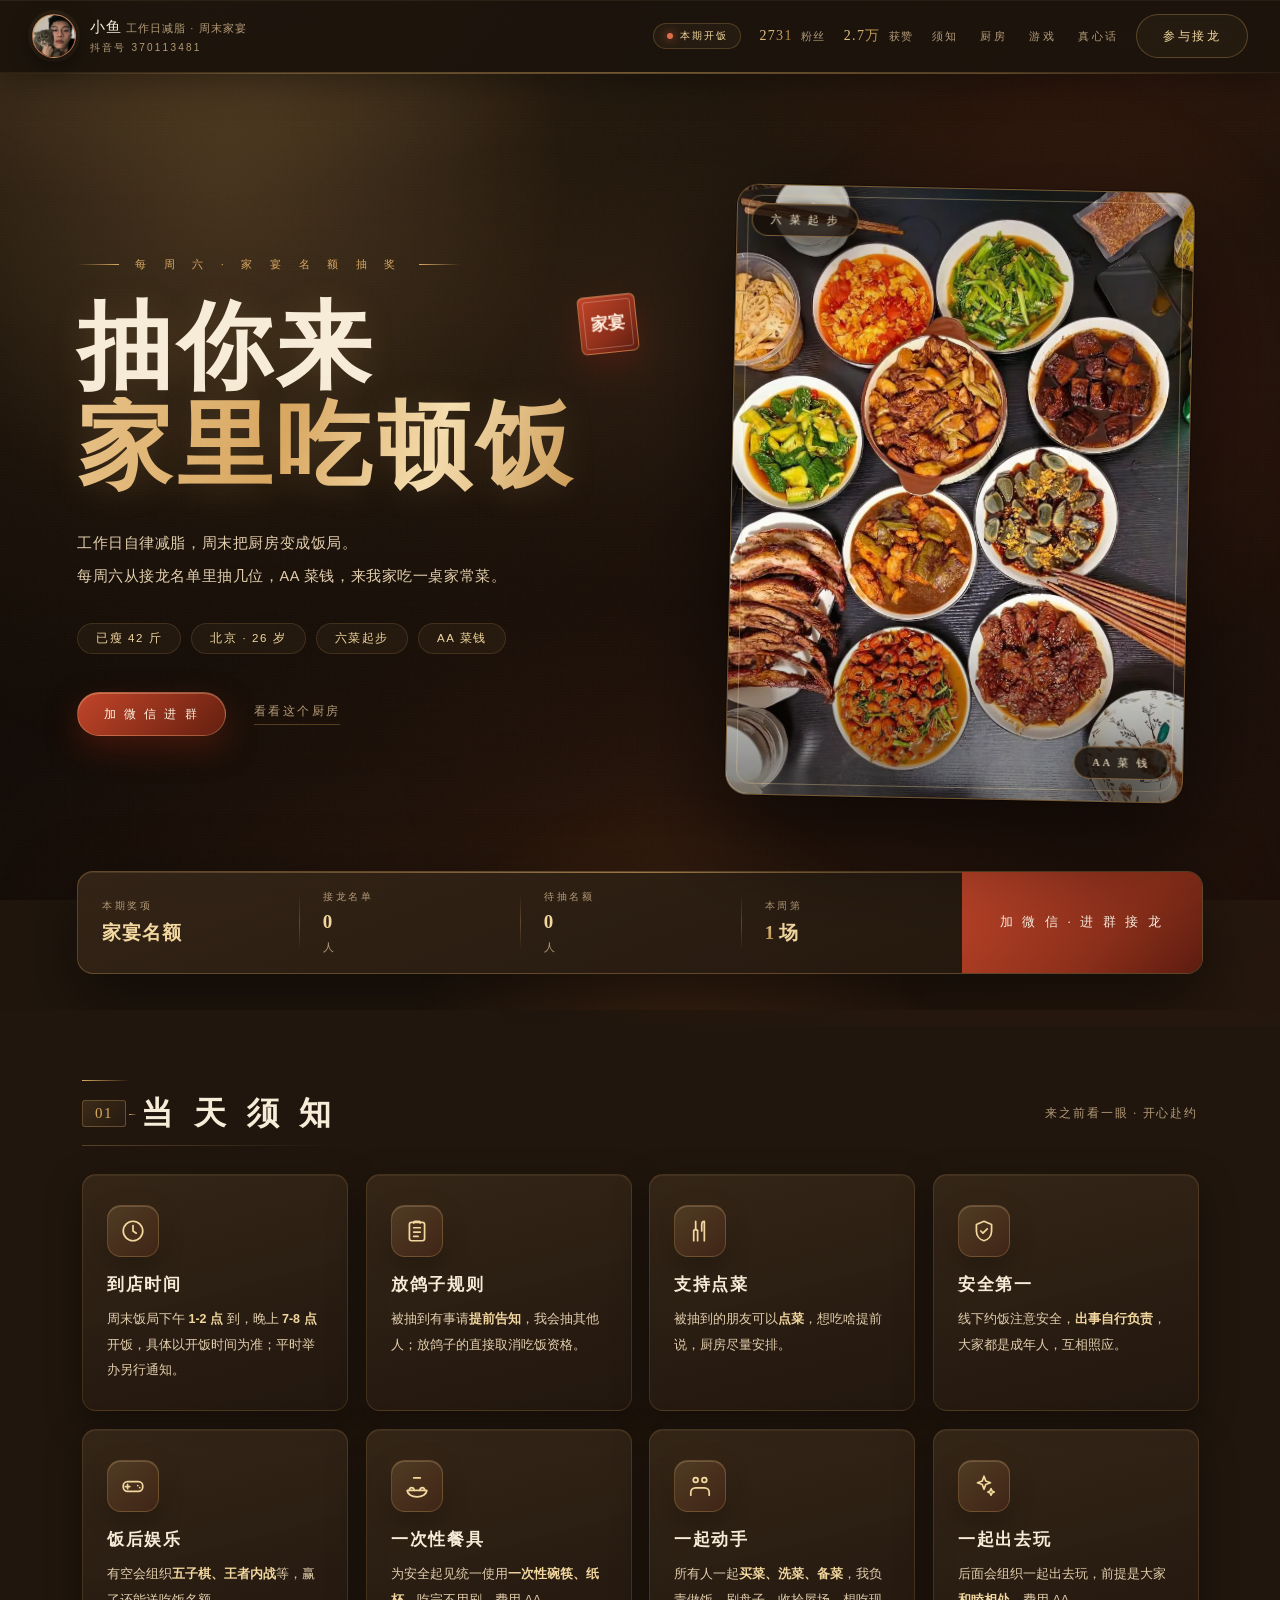
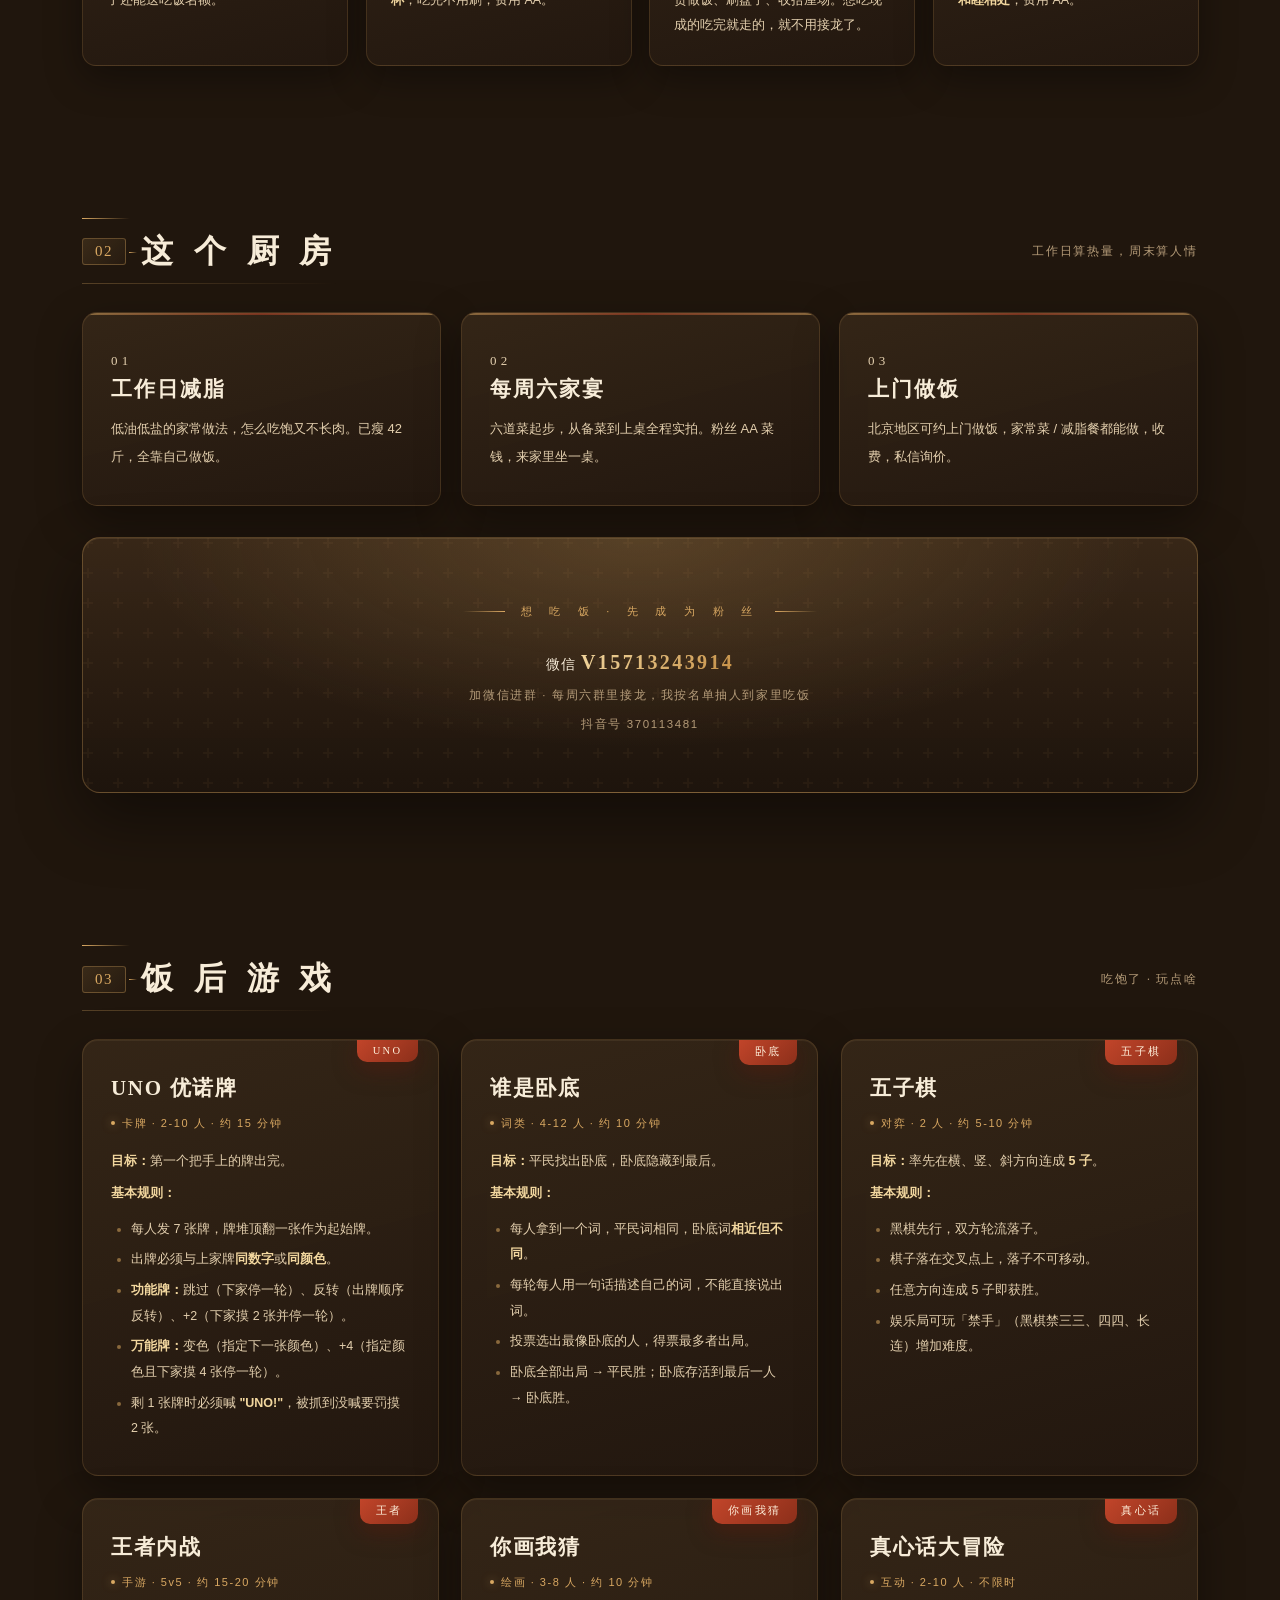
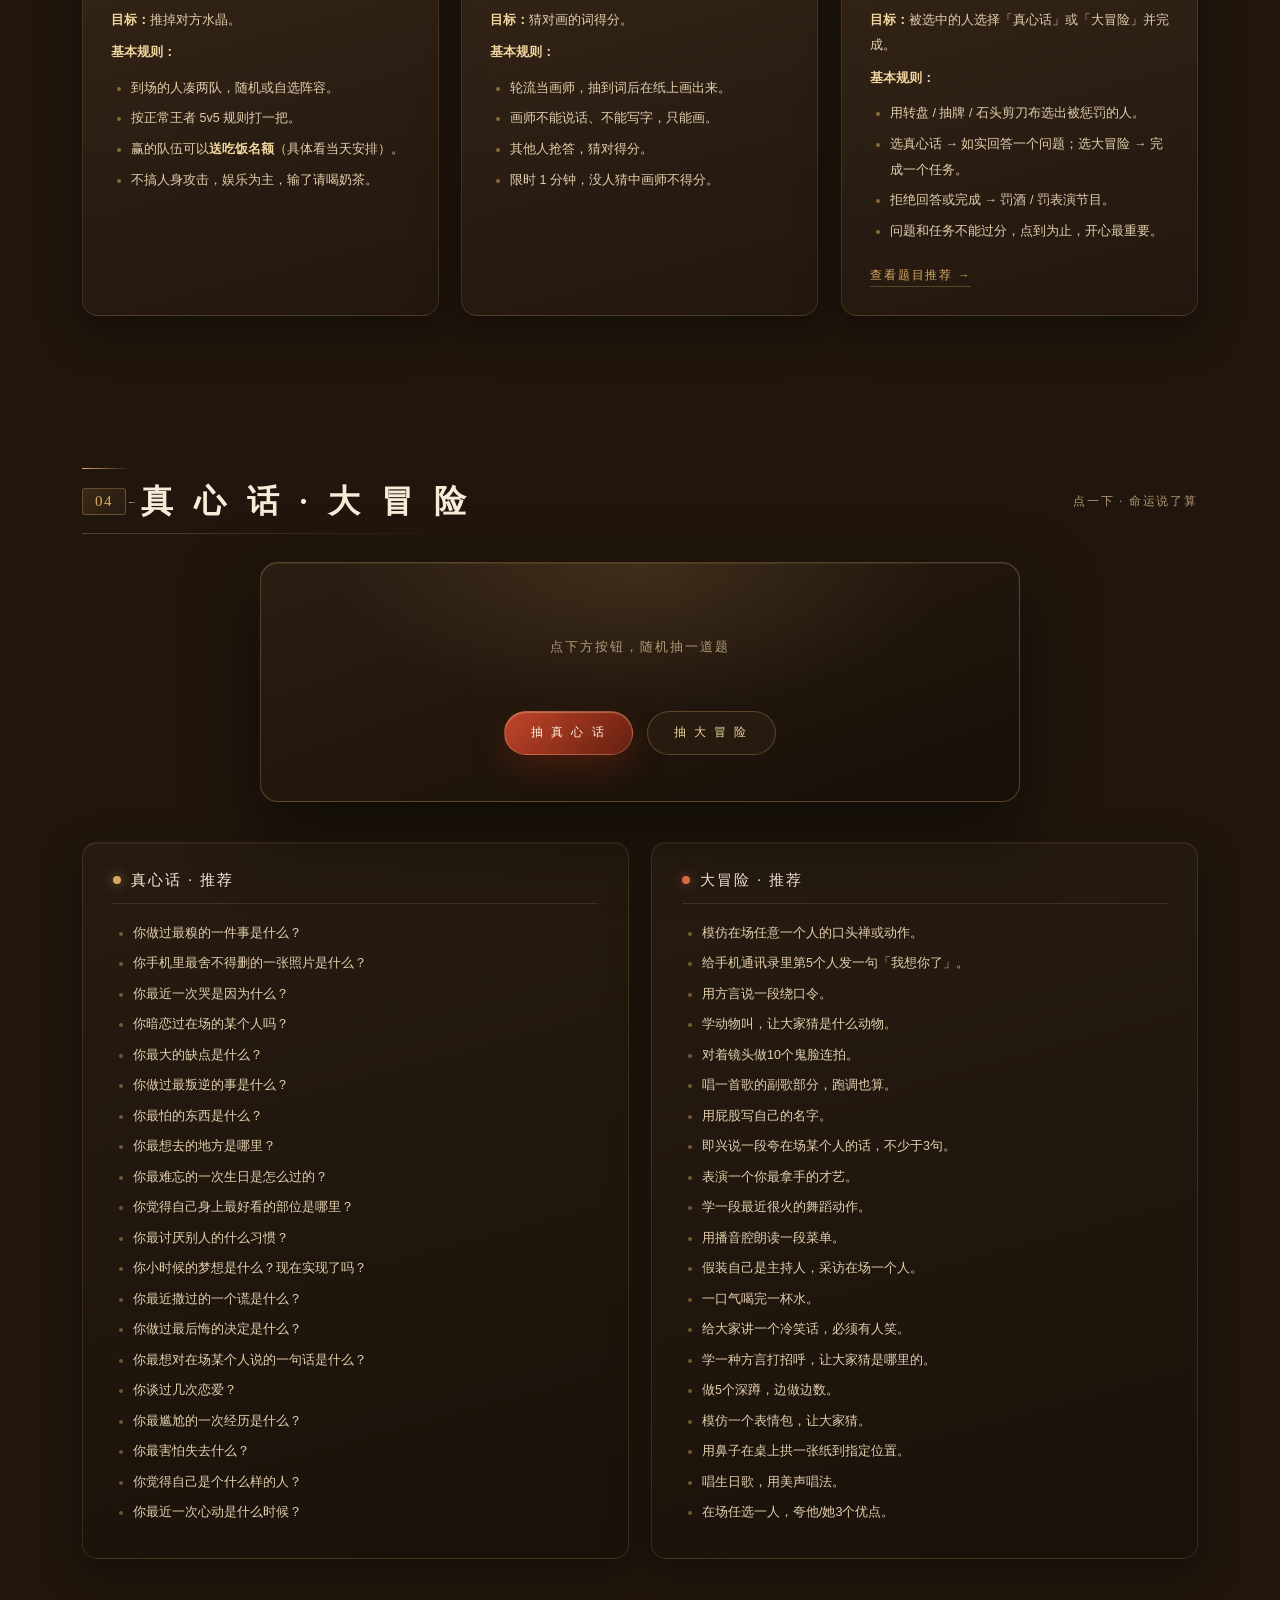
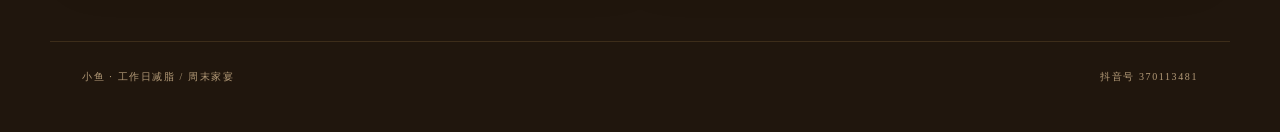
<file: index.html>
<!DOCTYPE html>
<html lang="zh-CN">
<head>
<meta charset="UTF-8" />
<meta name="viewport" content="width=device-width, initial-scale=1" />
<meta name="theme-color" content="#17100a" />
<title>小鱼 · 每周六家宴 · 抽粉丝来家里吃饭</title>
<link rel="icon" href="data:image/svg+xml,%3Csvg xmlns='http://www.w3.org/2000/svg' viewBox='0 0 64 64'%3E%3Ccircle cx='32' cy='32' r='31' fill='%2317100a'/%3E%3Ccircle cx='32' cy='32' r='26' fill='none' stroke='%23d9a862' stroke-width='1.5'/%3E%3Ctext x='32' y='43' font-size='30' text-anchor='middle' fill='%23e7c98f' font-family='serif'%3E鱼%3C/text%3E%3C/svg%3E" />
<link rel="preconnect" href="https://miaoda.feishu.cn" crossorigin />
<link href="https://miaoda.feishu.cn/fonts/css2?family=Noto+Serif+SC:wght@400;500;600;700&family=Noto+Sans+SC:wght@300;400;500;600&display=swap" rel="stylesheet" />

<!-- SEO -->
<meta name="description" content="小鱼每周六的家宴。从粉丝接龙名单里抽几位来家里吃一桌家常菜，六菜起步，AA 菜钱。" />
<meta name="keywords" content="小鱼,家宴,每周六,减脂,粉丝,AA,家常菜,接龙" />
<meta name="author" content="小鱼" />
<meta name="robots" content="index, follow" />

<link rel="canonical" href="https://huaixiaohaiyp.cn/" />
<link rel="preload" as="image" href="assets/hero.webp" type="image/webp" fetchpriority="high" />

<!-- Open Graph / 分享预览 -->
<meta property="og:type" content="website" />
<meta property="og:title" content="小鱼 · 每周六家宴" />
<meta property="og:description" content="抽你来家里吃顿饭 · 每周六，六菜起步，AA 菜钱" />
<meta property="og:url" content="https://huaixiaohaiyp.cn/" />
<meta property="og:image" content="https://huaixiaohaiyp.cn/assets/hero.jpg" />
<meta property="og:image:width" content="801" />
<meta property="og:image:height" content="1100" />
<meta property="og:image:alt" content="小鱼家宴的一桌家常菜" />
<meta property="og:locale" content="zh_CN" />

<!-- Twitter Card -->
<meta name="twitter:card" content="summary_large_image" />
<meta name="twitter:title" content="小鱼 · 每周六家宴" />
<meta name="twitter:description" content="抽你来家里吃顿饭 · 每周六" />
<meta name="twitter:image" content="https://huaixiaohaiyp.cn/assets/hero.jpg" />

<!-- PWA -->
<link rel="manifest" href="./manifest.json" />
<meta name="apple-mobile-web-app-capable" content="yes" />
<meta name="apple-mobile-web-app-status-bar-style" content="black-translucent" />

<link rel="stylesheet" href="style.css?v=72" />
</head>
<body>

<div class="grain" aria-hidden="true"></div>
<div class="particles" id="particles" aria-hidden="true"></div>
<div class="scroll-progress" id="scrollProgress" aria-hidden="true"></div>

<header class="nav">
  <div class="who">
    <div class="avatar"><img src="assets/avatar.webp" alt="小鱼" width="192" height="192" decoding="async" /></div>
    <div class="who-text">
      <div class="nick">小鱼 <span>工作日减脂 · 周末家宴</span></div>
      <div class="dyid">抖音号 370113481</div>
    </div>
  </div>
  <div class="nav-right">
    <span class="live-dot"><i></i>本期开饭</span>
    <span class="stat"><b>2731</b> 粉丝</span>
    <span class="stat"><b>2.7万</b> 获赞</span>
    <nav class="nav-links" aria-label="页面导航">
      <a href="#notice">须知</a>
      <a href="#about">厨房</a>
      <a href="#games">游戏</a>
      <a href="#truth">真心话</a>
    </nav>
    <a class="btn ghost" href="#join">参与接龙</a>
  </div>
</header>

<main>

  <!-- 首屏 -->
  <section class="hero">
    <div class="glow g1"></div>
    <div class="glow g2"></div>
    <div class="glow g3"></div>
    <div class="hero-lines"></div>

    <div class="hero-inner">
      <div class="hero-copy">
        <p class="kicker">每 周 六 · 家 宴 名 额 抽 奖</p>
        <h1 class="title" data-text="抽你来家里吃顿饭">抽你来<br /><span>家里吃顿饭</span></h1>
        <div class="title-seal">家宴</div>
        <p class="lede">
          工作日自律减脂，周末把厨房变成饭局。<br />
          每周六从接龙名单里抽几位，AA 菜钱，来我家吃一桌家常菜。
        </p>

        <div class="tags">
          <span>已瘦 42 斤</span>
          <span>北京 · 26 岁</span>
          <span>六菜起步</span>
          <span>AA 菜钱</span>
        </div>

        <div class="hero-actions">
          <a class="btn solid" href="#join">加 微 信 进 群</a>
          <a class="link" href="#about">看看这个厨房</a>
        </div>
      </div>

      <div class="hero-visual">
        <div class="hv-frame">
          <span class="hv-steam s1"></span>
          <span class="hv-steam s2"></span>
          <img src="assets/hero.webp" alt="一桌热气腾腾的家常菜" width="801" height="1100" loading="eager" decoding="async" fetchpriority="high" />
          <span class="hv-badge b1">六 菜 起 步</span>
          <span class="hv-badge b2">AA 菜 钱</span>
        </div>
      </div>
    </div>

    <!-- 首屏开饭进度带 -->
    <div class="hero-strip">
      <div class="hs-cell">
        <i>本期奖项</i>
        <b id="hxPrize">家宴名额</b>
      </div>
      <div class="hs-cell">
        <i>接龙名单</i>
        <b id="hxTotal">0</b><span>人</span>
      </div>
      <div class="hs-cell">
        <i>待抽名额</i>
        <b id="hxPool">0</b><span>人</span>
      </div>
      <div class="hs-cell hs-round">
        <i>本周第</i>
        <b><em id="hxRound">1</em> 场</b>
      </div>
      <a class="hs-btn" href="#join">加 微 信 · 进 群 接 龙</a>
    </div>
  </section>

  <!-- 当天须知 -->
  <section class="section" id="notice">
    <div class="sec-head">
      <h2><span class="sec-num">01</span>当 天 须 知</h2>
      <p>来之前看一眼 · 开心赴约</p>
    </div>

    <div class="notice-grid">
      <article class="notice-card">
        <div class="nc-icon"><svg viewBox="0 0 24 24"><circle cx="12" cy="12" r="9"/><path d="M12 7v5l3 2"/></svg></div>
        <h3>到店时间</h3>
        <p>周末饭局下午 <b>1-2 点</b> 到，晚上 <b>7-8 点</b> 开饭，具体以开饭时间为准；平时举办另行通知。</p>
      </article>

      <article class="notice-card">
        <div class="nc-icon"><svg viewBox="0 0 24 24"><rect x="5" y="4" width="14" height="17" rx="2"/><path d="M9 4.5V4a1 1 0 0 1 1-1h4a1 1 0 0 1 1 1v.5M9 9h6M9 13h6M9 17h4"/></svg></div>
        <h3>放鸽子规则</h3>
        <p>被抽到有事请<b>提前告知</b>，我会抽其他人；放鸽子的直接取消吃饭资格。</p>
      </article>

      <article class="notice-card">
        <div class="nc-icon"><svg viewBox="0 0 24 24"><path d="M8 3v6.5M8 9.5a1.8 1.8 0 0 1-1.8 1.8V21M8 9.5a1.8 1.8 0 0 0 1.8 1.8V21"/><path d="M16 3c-1.6 0-2.4 1.2-2.4 3.2V12M16 3v18"/></svg></div>
        <h3>支持点菜</h3>
        <p>被抽到的朋友可以<b>点菜</b>，想吃啥提前说，厨房尽量安排。</p>
      </article>

      <article class="notice-card">
        <div class="nc-icon"><svg viewBox="0 0 24 24"><path d="M12 3l7 3v6c0 4.5-3 8-7 9-4-1-7-4.5-7-9V6z"/><path d="M9 12l2 2 4-4"/></svg></div>
        <h3>安全第一</h3>
        <p>线下约饭注意安全，<b>出事自行负责</b>，大家都是成年人，互相照应。</p>
      </article>

      <article class="notice-card">
        <div class="nc-icon"><svg viewBox="0 0 24 24"><rect x="3" y="8" width="18" height="9" rx="4"/><path d="M7 10.5v4M5 12.5h4"/><circle cx="16.4" cy="11.6" r="0.8" fill="currentColor" stroke="none"/><circle cx="18.2" cy="13.4" r="0.8" fill="currentColor" stroke="none"/></svg></div>
        <h3>饭后娱乐</h3>
        <p>有空会组织<b>五子棋、王者内战</b>等，赢了还能送吃饭名额。</p>
      </article>

      <article class="notice-card">
        <div class="nc-icon"><svg viewBox="0 0 24 24"><path d="M3 16h18c0 3.5-4 6-9 6s-9-2.5-9-6z"/><path d="M5 16c0-1.5 1-2.5 2-2.5 1.4 0 2.2.9 2.4 2.5M19 16c0-1.5-1-2.5-2-2.5-1.4 0-2.2.9-2.4 2.5M9 4.5h6"/></svg></div>
        <h3>一次性餐具</h3>
        <p>为安全起见统一使用<b>一次性碗筷、纸杯</b>，吃完不用刷，费用 AA。</p>
      </article>

      <article class="notice-card">
        <div class="nc-icon"><svg viewBox="0 0 24 24"><circle cx="8" cy="6.5" r="2.2"/><circle cx="16" cy="6.5" r="2.2"/><path d="M3.5 20.5v-2.5a4.3 4.3 0 0 1 4.3-4.3h.4M20.5 20.5v-2.5a4.3 4.3 0 0 0-4.3-4.3h-.4M8 13.7h8"/></svg></div>
        <h3>一起动手</h3>
        <p>所有人一起<b>买菜、洗菜、备菜</b>，我负责做饭、刷盘子、收拾屋场。想吃现成的吃完就走的，就不用接龙了。</p>
      </article>

      <article class="notice-card">
        <div class="nc-icon"><svg viewBox="0 0 24 24"><path d="M12 3l1.6 4.4L18 9l-4.4 1.6L12 15l-1.6-4.4L6 9l4.4-1.6z"/><path d="M18.5 14.5l.9 2.1 2.1.9-2.1.9-.9 2.1-.9-2.1-2.1-.9 2.1-.9z"/></svg></div>
        <h3>一起出去玩</h3>
        <p>后面会组织一起出去玩，前提是大家<b>和睦相处</b>，费用 AA。</p>
      </article>
    </div>
  </section>

  <!-- 关于 / 这个厨房 -->
  <section class="section" id="about">
    <div class="sec-head">
      <h2><span class="sec-num">02</span>这 个 厨 房</h2>
      <p>工作日算热量，周末算人情</p>
    </div>

    <div class="cards">
      <article class="card">
        <p class="card-num">01</p>
        <h3>工作日减脂</h3>
        <p>低油低盐的家常做法，怎么吃饱又不长肉。已瘦 42 斤，全靠自己做饭。</p>
      </article>
      <article class="card">
        <p class="card-num">02</p>
        <h3>每周六家宴</h3>
        <p>六道菜起步，从备菜到上桌全程实拍。粉丝 AA 菜钱，来家里坐一桌。</p>
      </article>
      <article class="card">
        <p class="card-num">03</p>
        <h3>上门做饭</h3>
        <p>北京地区可约上门做饭，家常菜 / 减脂餐都能做，收费，私信询价。</p>
      </article>
    </div>

    <div class="contact" id="join">
      <div class="contact-inner">
        <p class="kicker">想 吃 饭 · 先 成 为 粉 丝</p>
        <p class="contact-line">微信 <b>V15713243914</b></p>
        <p class="contact-line muted">加微信进群 · 每周六群里接龙，我按名单抽人到家里吃饭</p>
        <p class="contact-line muted">抖音号 370113481</p>
      </div>
    </div>
  </section>

  <!-- 桌游 / 游戏推荐 -->
  <section class="section" id="games">
    <div class="sec-head">
      <h2><span class="sec-num">03</span>饭 后 游 戏</h2>
      <p>吃饱了 · 玩点啥</p>
    </div>

    <div class="game-grid">
      <article class="game-card">
        <div class="game-badge">UNO</div>
        <h3>UNO 优诺牌</h3>
        <p class="game-tag">卡牌 · 2-10 人 · 约 15 分钟</p>
        <div class="game-rules">
          <p><b>目标：</b>第一个把手上的牌出完。</p>
          <p><b>基本规则：</b></p>
          <ul>
            <li>每人发 7 张牌，牌堆顶翻一张作为起始牌。</li>
            <li>出牌必须与上家牌<b>同数字</b>或<b>同颜色</b>。</li>
            <li><b>功能牌：</b>跳过（下家停一轮）、反转（出牌顺序反转）、+2（下家摸 2 张并停一轮）。</li>
            <li><b>万能牌：</b>变色（指定下一张颜色）、+4（指定颜色且下家摸 4 张停一轮）。</li>
            <li>剩 1 张牌时必须喊 <b>"UNO!"</b>，被抓到没喊要罚摸 2 张。</li>
          </ul>
        </div>
      </article>

      <article class="game-card">
        <div class="game-badge">卧底</div>
        <h3>谁是卧底</h3>
        <p class="game-tag">词类 · 4-12 人 · 约 10 分钟</p>
        <div class="game-rules">
          <p><b>目标：</b>平民找出卧底，卧底隐藏到最后。</p>
          <p><b>基本规则：</b></p>
          <ul>
            <li>每人拿到一个词，平民词相同，卧底词<b>相近但不同</b>。</li>
            <li>每轮每人用一句话描述自己的词，不能直接说出词。</li>
            <li>投票选出最像卧底的人，得票最多者出局。</li>
            <li>卧底全部出局 → 平民胜；卧底存活到最后一人 → 卧底胜。</li>
          </ul>
        </div>
      </article>

      <article class="game-card">
        <div class="game-badge">五子棋</div>
        <h3>五子棋</h3>
        <p class="game-tag">对弈 · 2 人 · 约 5-10 分钟</p>
        <div class="game-rules">
          <p><b>目标：</b>率先在横、竖、斜方向连成 <b>5 子</b>。</p>
          <p><b>基本规则：</b></p>
          <ul>
            <li>黑棋先行，双方轮流落子。</li>
            <li>棋子落在交叉点上，落子不可移动。</li>
            <li>任意方向连成 5 子即获胜。</li>
            <li>娱乐局可玩「禁手」（黑棋禁三三、四四、长连）增加难度。</li>
          </ul>
        </div>
      </article>

      <article class="game-card">
        <div class="game-badge">王者</div>
        <h3>王者内战</h3>
        <p class="game-tag">手游 · 5v5 · 约 15-20 分钟</p>
        <div class="game-rules">
          <p><b>目标：</b>推掉对方水晶。</p>
          <p><b>基本规则：</b></p>
          <ul>
            <li>到场的人凑两队，随机或自选阵容。</li>
            <li>按正常王者 5v5 规则打一把。</li>
            <li>赢的队伍可以<b>送吃饭名额</b>（具体看当天安排）。</li>
            <li>不搞人身攻击，娱乐为主，输了请喝奶茶。</li>
          </ul>
        </div>
      </article>

      <article class="game-card">
        <div class="game-badge">你画我猜</div>
        <h3>你画我猜</h3>
        <p class="game-tag">绘画 · 3-8 人 · 约 10 分钟</p>
        <div class="game-rules">
          <p><b>目标：</b>猜对画的词得分。</p>
          <p><b>基本规则：</b></p>
          <ul>
            <li>轮流当画师，抽到词后在纸上画出来。</li>
            <li>画师不能说话、不能写字，只能画。</li>
            <li>其他人抢答，猜对得分。</li>
            <li>限时 1 分钟，没人猜中画师不得分。</li>
          </ul>
        </div>
      </article>

      <article class="game-card">
        <div class="game-badge">真心话</div>
        <h3>真心话大冒险</h3>
        <p class="game-tag">互动 · 2-10 人 · 不限时</p>
        <div class="game-rules">
          <p><b>目标：</b>被选中的人选择「真心话」或「大冒险」并完成。</p>
          <p><b>基本规则：</b></p>
          <ul>
            <li>用转盘 / 抽牌 / 石头剪刀布选出被惩罚的人。</li>
            <li>选真心话 → 如实回答一个问题；选大冒险 → 完成一个任务。</li>
            <li>拒绝回答或完成 → 罚酒 / 罚表演节目。</li>
            <li>问题和任务不能过分，点到为止，开心最重要。</li>
          </ul>
        </div>
        <a class="game-link" href="#truth">查看题目推荐 →</a>
      </article>
    </div>
  </section>

  <!-- 真心话大冒险 -->
  <section class="section" id="truth">
    <div class="sec-head">
      <h2><span class="sec-num">04</span>真 心 话 · 大 冒 险</h2>
      <p>点一下 · 命运说了算</p>
    </div>

    <div class="truth-panel">
      <div class="truth-display" id="truthDisplay" role="status" aria-live="polite" aria-atomic="true">
        <span class="truth-placeholder">点下方按钮，随机抽一道题</span>
      </div>
      <div class="truth-actions">
        <button class="btn solid" id="drawTruth" type="button">抽 真 心 话</button>
        <button class="btn ghost" id="drawDare" type="button">抽 大 冒 险</button>
      </div>
    </div>

    <div class="truth-lists">
      <div class="truth-col">
        <h3 class="tc-title"><span class="dot dot-t"></span>真心话 · 推荐</h3>
        <ul class="tc-list" id="truthList"></ul>
      </div>
      <div class="truth-col">
        <h3 class="tc-title"><span class="dot dot-d"></span>大冒险 · 推荐</h3>
        <ul class="tc-list" id="dareList"></ul>
      </div>
    </div>
  </section>

</main>

<footer class="foot">
  <span>小鱼 · 工作日减脂 / 周末家宴</span>
  <span>抖音号 370113481</span>
</footer>

<script>
  // 注册 Service Worker（HTTPS 或 localhost 才生效）
  if ('serviceWorker' in navigator) {
    window.addEventListener('load', function () {
      navigator.serviceWorker.register('./service-worker.js').catch(function () { /* 静默失败 */ });
    });
  }
</script>
<script src="app.js?v=65"></script>
</body>
</html>
</file>
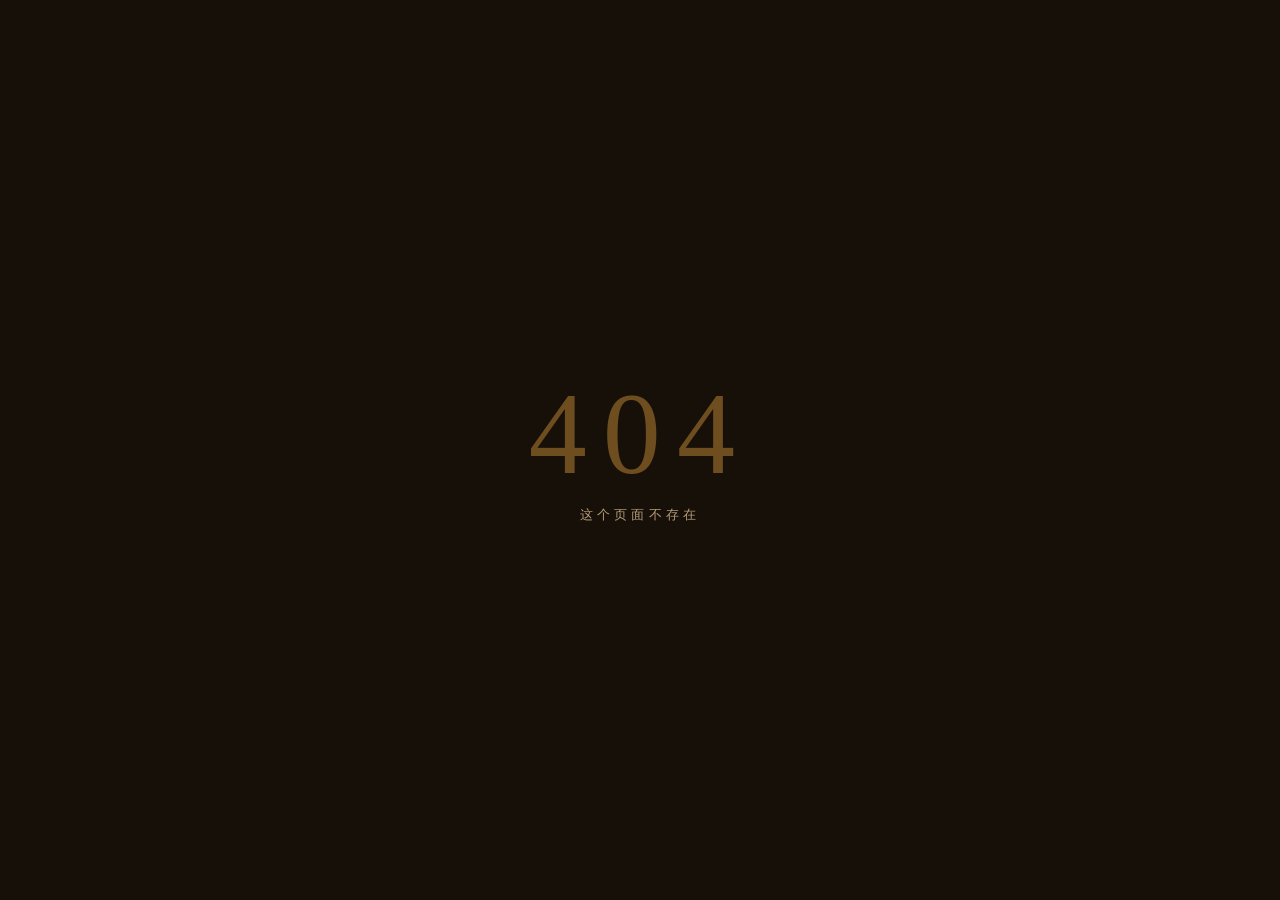
<file: host.html>
<!DOCTYPE html>
<html lang="zh-CN">
<head>
<meta charset="UTF-8" />
<meta name="viewport" content="width=device-width, initial-scale=1" />
<meta name="theme-color" content="#17100a" />
<meta name="robots" content="noindex, nofollow, noarchive" />
<title>抽奖台 · 小鱼</title>
<link rel="icon" href="data:image/svg+xml,%3Csvg xmlns='http://www.w3.org/2000/svg' viewBox='0 0 64 64'%3E%3Ccircle cx='32' cy='32' r='31' fill='%2317100a'/%3E%3Ccircle cx='32' cy='32' r='26' fill='none' stroke='%23c2452a' stroke-width='1.5'/%3E%3Ctext x='32' y='43' font-size='30' text-anchor='middle' fill='%23f2d79f' font-family='serif'%3E奖%3C/text%3E%3C/svg%3E" />
<link rel="preconnect" href="https://miaoda.feishu.cn" crossorigin />
<link href="https://miaoda.feishu.cn/fonts/css2?family=Noto+Serif+SC:wght@400;500;600;700&family=Noto+Sans+SC:wght@300;400;500;600&display=swap" rel="stylesheet" />
<link rel="stylesheet" href="style.css?v=72" />
</head>
<body class="host-page">

<div class="grain"></div>
<canvas id="confetti"></canvas>

<header class="host-top">
  <div class="ht-left">
    <span class="ht-mark">抽 奖 台</span>
    <span class="ht-round">第 <b id="hostRound">1</b> 轮</span>
  </div>
  <div class="ht-right">
    <span class="ht-prize"><i>本期</i><b id="hostPrize">家宴名额</b></span>
    <span class="ht-pool"><i>待抽 / 总</i><b id="hostPool">0 / 0</b></span>
    <a class="btn ghost small" href="./">返回首页</a>
  </div>
</header>

<main class="host-main">

  <div class="panel">
    <div class="panel-left">
      <div class="lbl-row">
        <label class="lbl">参与名单</label>
        <span class="admin-flag" id="adminFlag">主播管理态</span>
        <div class="stats" id="stats">
          <span class="stat-item"><b id="stTotal">0</b><i>已导入</i></span>
          <span class="stat-item"><b id="stPool">0</b><i>待抽</i></span>
          <span class="stat-item drawn-stat"><b id="stDrawn">0</b><i>已中奖</i></span>
          <span class="stat-item rigged-stat"><b id="stRigged">0</b><i>内定</i></span>
        </div>
      </div>
      <textarea id="namesInput" spellcheck="false" placeholder="每行一个名字，或直接粘贴微信接龙文本&#10;&#10;1. 独孤求败 于国辉&#10;2. 六条&#10;3. 小千主义"></textarea>
      <div class="row">
        <button class="btn solid small" id="applyNames">应用名单</button>
        <button class="btn ghost small" id="demoNames">填入示例</button>
        <button class="btn ghost small" id="clearNames">清空</button>
        <button class="btn ghost small" id="resetDrawn">重置已中奖</button>
        <button class="btn ghost small" id="clearRigged">清空内定</button>
      </div>
      <div class="chips" id="chips"></div>
      <p class="rigged-hint" id="riggedHint" hidden>本轮将有 <b>0</b> 位内定必中 · 点击名单可取消</p>
      <p class="chips-tip">点击名单上的人，标记「内定」本轮必中 · 观众与截图不显示</p>
    </div>

    <div class="panel-right">
      <div class="round-tag"><span>第</span><b id="roundNo">1</b><span>轮</span></div>

      <label class="lbl">奖品名称</label>
      <input class="field" id="prizeInput" type="text" maxlength="16" value="家宴名额" />

      <label class="lbl">本轮抽几人</label>
      <input class="field" id="countInput" type="number" min="1" max="20" value="3" />

      <div class="draw-wrap">
        <button class="draw-btn" id="drawBtn"><span>抽&nbsp;&nbsp;奖</span></button>
      </div>

      <button class="sound-toggle" id="soundToggle" type="button"><svg viewBox="0 0 24 24"><path d="M4 9v6h4l5 4V5L8 9H4z"/><path class="wv" d="M16 8.5a5 5 0 0 1 0 7M18.6 6a8.5 8.5 0 0 1 0 12"/></svg><span class="st-txt">音效 开</span></button>
      <p class="hint">点击抽奖 · 空格开始 / 跳过 · 抽完自动弹中奖大屏</p>
    </div>
  </div>

  <div class="records-wrap">
    <div class="lbl-row">
      <label class="lbl">往期开奖</label>
      <span class="count" id="recordCount">0 轮</span>
    </div>
    <div class="records" id="records"></div>
  </div>

</main>

<div class="stage" id="stage" hidden>
  <div class="stage-rays"></div>
  <div class="stage-halo"></div>
  <div class="stage-glow"></div>
  <div class="stage-ring"></div>
  <div class="stage-ring r2"></div>
  <div class="stage-inner">
    <p class="stage-eyebrow" id="stageEyebrow">正在抽取 · 家宴名额</p>
    <div class="stage-name" id="stageName">—</div>
    <p class="stage-sub" id="stageSub">本轮抽取 3 位 · 空格可跳过</p>
  </div>
  <button class="stage-skip" id="stageSkip">跳过动画</button>
</div>

<div class="bigscreen" id="bigscreen" hidden>
  <div class="bs-underlay" aria-hidden="true"></div>
  <div class="bs-rays"></div>
  <div class="bs-glow"></div>
  <div class="bs-vignette"></div>
  <div class="bs-dim" id="bsDim" aria-hidden="true"></div>
  <canvas class="fx-layers" id="fxLayers" aria-hidden="true"></canvas>
  <video class="bs-dragon-video" id="bsDragonVideo" src="assets/dragon_move.mp4?v=2" muted playsinline disablepictureinpicture preload="auto" aria-hidden="true"></video>
  <div class="bs-stardust" id="bsStardust" aria-hidden="true"></div>
  <div class="bs-frame">
    <span class="bs-corner c1"></span><span class="bs-corner c2"></span>
    <span class="bs-corner c3"></span><span class="bs-corner c4"></span>
    <span class="bs-star s1" aria-hidden="true"></span>
    <span class="bs-star s2" aria-hidden="true"></span>
    <span class="bs-star s3" aria-hidden="true"></span>
    <span class="bs-star s4" aria-hidden="true"></span>

    <div class="bs-head">
      <span class="bs-eyebrow">第 <b id="bsRound">1</b> 轮 · 开 奖 结 果</span>
      <span class="bs-date" id="bsDate">2026.11.03</span>
    </div>

    <div class="bs-body">
      <p class="bs-prize" id="bsPrize">家宴名额</p>
      <p class="bs-label" id="bsLabel">恭 喜 中 奖 · 3 位</p>
      <div class="bs-winners" id="bsWinners"></div>
    </div>

    <div class="bs-foot">
      <span class="bs-brand">小鱼 · 工作日减脂 / 周末家宴</span>
      <span class="bs-dyid">抖音号 370113481</span>
    </div>
  </div>

  <div class="bs-ctrl" id="bsCtrl">
    <button class="bs-btn" id="bsCopy">复制名单</button>
    <button class="bs-btn" id="bsAgain">再抽一次</button>
    <button class="bs-btn" id="bsClose">关闭</button>
  </div>
  <p class="bs-tip" id="bsTip">按 Esc 退出大屏</p>
</div>

<div class="toast" id="toast"></div>

<script src="host.js?v=72"></script>
</body>
</html>
</file>
<file: style.css>
/* =========================================================
   小鱼 · 家宴抽奖系统 · v4
   视觉：暗夜灶火 / 鎏金 / 直播演出级
   基底：深墨褐 + 暖金光晕 + 极细金线
   ========================================================= */

:root{
  /* 背景层级 —— 从深到浅 */
  --bg-0:#171009;
  --bg-1:#20160d;
  --bg-2:#2a1d12;
  --bg-3:#362617;
  --bg-4:#43301e;

  /* 鎏金 */
  --gold:#d9a862;
  --gold-light:#f2d79f;
  --gold-pale:#fbeed0;
  --gold-deep:#a8762e;
  --gold-dark:#7d5620;

  /* 灶火红 */
  --ember:#c2452a;
  --ember-light:#e0704b;
  --ember-deep:#8c2f1a;
  --ember-dark:#5c1c10;

  /* 文字 */
  --cream:#f7ecd8;
  --cream-soft:#e3cfae;
  --muted:#b49b78;
  --muted-soft:#8f7a5c;

  /* 线 */
  --line:rgba(217,168,98,.16);
  --line-2:rgba(217,168,98,.30);
  --line-3:rgba(217,168,98,.42);
  --line-ember:rgba(194,69,42,.28);

  /* 字体 */
  --serif:"Noto Serif SC","Songti SC","STSong","Source Han Serif SC","SimSun",Georgia,serif;
  --sans:"Noto Sans SC",-apple-system,BlinkMacSystemFont,"Segoe UI","PingFang SC","Hiragino Sans GB","Microsoft YaHei",sans-serif;

  /* 阴影 */
  --shadow-sm:0 4px 18px rgba(0,0,0,.34);
  --shadow-md:0 18px 48px rgba(0,0,0,.44);
  --shadow-lg:0 36px 90px rgba(0,0,0,.56);
  --glow-gold:0 0 48px rgba(217,168,98,.18);
  --glow-ember:0 0 40px rgba(194,69,42,.24);
}

*{box-sizing:border-box;-webkit-tap-highlight-color:transparent}
html{scroll-behavior:smooth}
body{
  margin:0;background:var(--bg-1);color:var(--cream);
  font-family:var(--sans);-webkit-font-smoothing:antialiased;
  overflow-x:hidden;min-height:100vh;
}
::selection{background:rgba(217,168,98,.32);color:#fff8e8}
::-webkit-scrollbar{width:10px;height:10px}
::-webkit-scrollbar-track{background:transparent}
::-webkit-scrollbar-thumb{
  background:linear-gradient(180deg,var(--gold-dark),var(--ember-dark));
  border-radius:6px;border:3px solid var(--bg-1);
}

/* ---------- 背景：灶火光晕 ---------- */
body::before{
  content:"";position:fixed;inset:0;z-index:-2;pointer-events:none;
  background:
    radial-gradient(ellipse 70% 46% at 12% -6%,rgba(217,168,98,.14),transparent 62%),
    radial-gradient(ellipse 58% 40% at 88% 4%,rgba(194,69,42,.11),transparent 58%),
    radial-gradient(ellipse 92% 58% at 50% 104%,rgba(190,104,52,.15),transparent 64%),
    radial-gradient(ellipse 40% 30% at 50% 38%,rgba(217,168,98,.05),transparent 70%),
    linear-gradient(180deg,#1d140b 0%,#170f09 46%,#120b07 100%);
}

/* ---------- 环境光缓慢漂移（让暗底不闷） ---------- */
body::after{
  content:"";position:fixed;inset:-14%;z-index:-2;pointer-events:none;
  background:
    radial-gradient(circle at 28% 20%,rgba(217,168,98,.09),transparent 46%),
    radial-gradient(circle at 76% 66%,rgba(194,69,42,.07),transparent 48%);
  animation:ambientDrift 34s ease-in-out infinite;
  will-change:transform;
}
@keyframes ambientDrift{
  0%,100%{transform:translate3d(-2%,-1%,0) scale(1.02)}
  33%{transform:translate3d(3%,2%,0) scale(1.06)}
  66%{transform:translate3d(-3%,3%,0) scale(1.03)}
}

/* ---------- 噪点纸纹 ---------- */
.grain{
  position:fixed;inset:0;z-index:-1;pointer-events:none;opacity:.38;
  background-image:
    repeating-linear-gradient(0deg,rgba(240,212,154,.016) 0 1px,transparent 1px 3px),
    repeating-linear-gradient(90deg,rgba(240,212,154,.012) 0 1px,transparent 1px 3px);
}
.grain::after{
  content:"";position:absolute;inset:0;
  background-image:url("data:image/svg+xml,%3Csvg viewBox='0 0 256 256' xmlns='http://www.w3.org/2000/svg'%3E%3Cfilter id='n'%3E%3CfeTurbulence type='fractalNoise' baseFrequency='0.82' numOctaves='3' stitchTiles='stitch'/%3E%3C/filter%3E%3Crect width='100%25' height='100%25' filter='url(%23n)' opacity='0.55'/%3E%3C/svg%3E");
  opacity:.05;mix-blend-mode:screen;
}

/* ---------- 彩纸 Canvas ---------- */
#confetti{position:fixed;inset:0;z-index:220;pointer-events:none}

/* ================= 顶栏 ================= */
.nav{
  position:sticky;top:0;z-index:40;
  display:flex;align-items:center;justify-content:space-between;gap:16px;
  padding:14px 32px;
  background:rgba(28,20,13,.92);
  border-bottom:1px solid rgba(217,168,98,.08);
  box-shadow:0 1px 0 rgba(240,212,154,.06) inset,0 10px 34px rgba(0,0,0,.34);
}
.nav::after{
  content:"";position:absolute;left:0;right:0;bottom:-1px;height:1px;
  background:linear-gradient(90deg,transparent,rgba(217,168,98,.42),transparent);
}
.who{display:flex;align-items:center;gap:14px;min-width:0}
.avatar{
  width:44px;height:44px;border-radius:50%;flex:none;
  display:grid;place-items:center;overflow:hidden;
  user-select:none;-webkit-user-select:none;
  background:radial-gradient(circle at 32% 28%,#d9a862,#8c2f1a 58%,#431208);
  border:1px solid rgba(240,212,154,.42);
  box-shadow:0 8px 22px rgba(0,0,0,.5),0 0 0 4px rgba(217,168,98,.07),inset 0 1px 0 rgba(255,255,255,.28);
  animation:avatarBreath 4.2s ease-in-out infinite;
}
.avatar img{
  width:100%;height:100%;border-radius:50%;object-fit:cover;display:block;
  pointer-events:none;-webkit-user-drag:none;user-select:none;-webkit-user-select:none;
}
@keyframes avatarBreath{
  0%,100%{box-shadow:0 8px 22px rgba(0,0,0,.5),0 0 0 4px rgba(217,168,98,.07),inset 0 1px 0 rgba(255,255,255,.28)}
  50%{box-shadow:0 10px 30px rgba(0,0,0,.56),0 0 0 6px rgba(217,168,98,.14),0 0 26px rgba(217,168,98,.24),inset 0 1px 0 rgba(255,255,255,.34)}
}
.who-text{min-width:0}
.nick{
  font-family:var(--serif);font-size:15px;letter-spacing:.04em;color:var(--cream);
  white-space:nowrap;overflow:hidden;text-overflow:ellipsis;
}
.nick span{font-size:11px;letter-spacing:.1em;color:var(--muted);font-family:var(--sans)}
.dyid{font-size:10px;letter-spacing:.22em;color:var(--muted);margin-top:4px}
.nav-right{display:flex;align-items:center;gap:18px;flex:none}

/* 直播态提示 */
.live-dot{
  display:inline-flex;align-items:center;gap:7px;
  padding:5px 13px;border-radius:999px;
  font-size:10px;letter-spacing:.18em;color:var(--gold-light);
  border:1px solid rgba(217,168,98,.24);background:rgba(217,168,98,.06);
}
.live-dot i{
  width:6px;height:6px;border-radius:50%;flex:none;
  background:var(--ember-light);
  box-shadow:0 0 10px rgba(224,112,75,.9);
  animation:livePulse 1.8s ease-in-out infinite;
}
@keyframes livePulse{0%,100%{opacity:.45;transform:scale(.85)}50%{opacity:1;transform:scale(1.15)}}

.nav-links{display:flex;align-items:center;gap:22px}
.nav-links a{
  font-size:11px;letter-spacing:.22em;color:var(--muted);
  text-decoration:none;transition:color .25s;
  position:relative;padding:4px 0;
}
.nav-links a::after{
  content:"";position:absolute;left:50%;bottom:0;width:0;height:1px;
  background:linear-gradient(90deg,var(--gold),var(--ember-light));
  transition:width .3s,left .3s;
}
.nav-links a:hover{color:var(--gold-light)}
.nav-links a:hover::after{width:100%;left:0}
.stat{font-size:11px;letter-spacing:.12em;color:var(--muted)}
.stat b{
  font-family:var(--serif);font-size:14px;font-weight:500;margin-right:4px;
  background:linear-gradient(135deg,var(--gold-light),var(--gold-deep));
  -webkit-background-clip:text;background-clip:text;-webkit-text-fill-color:transparent;
}

/* ================= 按钮 ================= */
.btn{
  display:inline-flex;align-items:center;justify-content:center;
  min-height:44px;line-height:1.4;text-decoration:none;
  font-family:var(--sans);cursor:pointer;
  border-radius:999px;border:1px solid transparent;
  padding:11px 26px;font-size:12px;letter-spacing:.2em;
  transition:transform .25s cubic-bezier(.3,1.4,.5,1),box-shadow .25s,background .25s,color .25s,border-color .25s;
  position:relative;overflow:hidden;
}
:where(a,button):focus-visible{
  outline:2px solid var(--gold-light);outline-offset:4px;
}
.btn::before{
  content:"";position:absolute;top:0;left:-100%;width:100%;height:100%;
  background:linear-gradient(90deg,transparent,rgba(255,240,214,.22),transparent);
  transition:left .55s cubic-bezier(.2,.8,.2,1);
}
.btn:hover::before{left:100%}
.btn.solid{
  color:#fff5e2;
  background:linear-gradient(135deg,#c2452a,#8c2f1a 58%,#641f10);
  border-color:rgba(240,212,154,.28);
  box-shadow:0 12px 30px rgba(110,32,14,.5),inset 0 1px 0 rgba(255,220,186,.3);
}
.btn.solid:hover{
  box-shadow:0 18px 42px rgba(110,32,14,.6),0 0 28px rgba(217,168,98,.2),inset 0 1px 0 rgba(255,220,186,.4);
  transform:translateY(-1px);
}
.btn.ghost{
  color:var(--gold-light);background:rgba(217,168,98,.05);
  border-color:var(--line-2);backdrop-filter:blur(8px);
}
.btn.ghost:hover{background:rgba(217,168,98,.11);border-color:var(--gold);color:var(--gold-pale)}
.btn.small{padding:9px 18px;font-size:11px;letter-spacing:.14em}
.btn:active{transform:translateY(1px) scale(.99)}
.btn:disabled{opacity:.4;cursor:default;pointer-events:none}

/* ================= 首屏 ================= */
main{position:relative;z-index:1}
.hero{
  position:relative;overflow:hidden;width:100%;
  padding:clamp(76px,9vw,132px) clamp(24px,6vw,80px) clamp(20px,3vw,36px);
  perspective:1400px;
}
.hero-inner{
  max-width:1180px;margin:0 auto;
  display:grid;grid-template-columns:1.08fr .92fr;
  gap:clamp(32px,5.5vw,80px);align-items:center;
  position:relative;z-index:1;
}

/* 光晕 */
.glow{position:absolute;border-radius:50%;pointer-events:none;z-index:0;animation:float 10s ease-in-out infinite;will-change:transform}
.g1{width:680px;height:680px;left:-9%;top:-24%;background:radial-gradient(circle,rgba(217,168,98,.17),rgba(217,168,98,.07) 46%,transparent 72%)}
.g2{width:620px;height:620px;right:-6%;top:0;background:radial-gradient(circle,rgba(194,69,42,.14),rgba(194,69,42,.06) 46%,transparent 72%);animation-delay:-3.4s}
.g3{width:520px;height:520px;left:32%;bottom:-32%;background:radial-gradient(circle,rgba(190,104,52,.16),rgba(190,104,52,.07) 46%,transparent 72%);animation-delay:-6s}
@keyframes float{0%,100%{transform:translateY(0) scale(1)}50%{transform:translateY(-26px) scale(1.07)}}

/* 顶部鎏金细线 */
.hero::before{
  content:"";position:absolute;top:0;left:0;right:0;height:1px;pointer-events:none;
  background:linear-gradient(90deg,transparent,rgba(217,168,98,.5) 22%,rgba(217,168,98,.5) 78%,transparent);
}

/* 背景暗纹：极淡的回纹格 */
.hero-lines{
  position:absolute;inset:0;z-index:0;pointer-events:none;opacity:.5;
  background-image:url("data:image/svg+xml,%3Csvg width='120' height='120' viewBox='0 0 120 120' xmlns='http://www.w3.org/2000/svg'%3E%3Cg fill='none' stroke='%23d9a862' stroke-opacity='0.05' stroke-width='0.6'%3E%3Cpath d='M20 20h18v18H20zM62 20h18v18H62zM20 62h18v18H20zM62 62h18v18H62z'/%3E%3C/g%3E%3C/svg%3E");
  background-size:120px 120px;
  mask-image:radial-gradient(ellipse 70% 60% at 50% 40%,#000 20%,transparent 78%);
  -webkit-mask-image:radial-gradient(ellipse 70% 60% at 50% 40%,#000 20%,transparent 78%);
}

/* 左侧文案 */
.hero-copy{text-align:left;position:relative}
.kicker{
  margin:0 0 26px;font-size:11px;letter-spacing:.66em;color:var(--gold);
  text-transform:uppercase;font-weight:500;
  display:inline-flex;align-items:center;gap:16px;
}
.kicker::before,.kicker::after{
  content:"";width:42px;height:1px;
  background:linear-gradient(90deg,transparent,var(--gold));
}
.kicker::after{background:linear-gradient(90deg,var(--gold),transparent)}

.title{
  margin:0;font-family:var(--serif);font-weight:600;
  font-size:clamp(50px,7.4vw,104px);line-height:1.04;letter-spacing:.05em;
  color:var(--cream);position:relative;display:inline-block;
  text-shadow:0 3px 34px rgba(217,168,98,.16);
}
.title span{
  display:inline-block;
  background:linear-gradient(108deg,#fbeed0,#e7c186 18%,#d9a862 38%,#f7e2b6 54%,#c58f45 72%,#f0d49a 92%);
  background-size:190% auto;background-position:34% 50%;
  -webkit-background-clip:text;background-clip:text;-webkit-text-fill-color:transparent;
}

/* 印章 */
.title-seal{
  position:absolute;top:44px;left:calc(100% - 68px);
  display:flex;align-items:center;justify-content:center;
  width:58px;height:58px;border-radius:6px;
  font-family:var(--serif);font-size:17px;font-weight:600;
  color:#ffeede;letter-spacing:.02em;line-height:1.1;text-align:center;
  background:linear-gradient(140deg,#c2452a,#8c2f1a 62%,#5c1c10);
  box-shadow:0 12px 30px rgba(92,28,16,.6),inset 0 1px 0 rgba(255,220,190,.24);
  border:1.5px solid rgba(217,168,98,.5);
  transform:rotate(-6deg);
  animation:sealFloat 5.4s ease-in-out infinite;
  z-index:2;
}
.title-seal::before{
  content:"";position:absolute;inset:4px;border-radius:3px;
  border:1px solid rgba(255,238,222,.26);
}
@keyframes sealFloat{0%,100%{transform:rotate(-6deg) translateY(0)}50%{transform:rotate(-6deg) translateY(-7px)}}

.lede{
  margin:32px 0 0;max-width:520px;
  font-size:14.5px;line-height:2.3;color:var(--cream-soft);letter-spacing:.04em;
}
.tags{margin:30px 0 0;display:flex;flex-wrap:wrap;justify-content:flex-start;gap:10px}
.tags span{
  font-size:11.5px;letter-spacing:.14em;color:var(--gold-light);
  padding:7px 18px;border-radius:999px;
  background:rgba(217,168,98,.06);border:1px solid var(--line);
  transition:transform .3s cubic-bezier(.3,1.6,.5,1),box-shadow .3s,border-color .3s,background .3s;
}
.tags span:hover{
  background:rgba(217,168,98,.12);border-color:var(--line-3);
  transform:translateY(-3px);box-shadow:0 10px 26px rgba(0,0,0,.4),0 0 20px rgba(217,168,98,.12);
}
.hero-actions{
  margin-top:38px;display:flex;align-items:center;justify-content:flex-start;gap:28px;flex-wrap:wrap;
}
.link{
  font-size:12px;letter-spacing:.2em;color:var(--muted);text-decoration:none;
  border-bottom:1px solid var(--line-2);padding-bottom:4px;transition:color .25s,border-color .25s;
}
.link:hover{color:var(--gold-light);border-color:var(--gold)}

/* 视差元素 */
.hero .title,.hero .kicker,.hero .lede,.hero .tags,.hero .hero-actions,.hero .hv-frame{
  will-change:transform;transition:transform .35s cubic-bezier(.2,.8,.2,1);
}

/* 右侧插画 */
.hero-visual{position:relative;display:flex;justify-content:center;align-items:center}
.hv-frame{
  position:relative;width:min(100%,458px);aspect-ratio:3/4;
  border-radius:22px;overflow:hidden;
  border:1px solid rgba(217,168,98,.42);
  box-shadow:
    0 46px 100px rgba(0,0,0,.62),
    0 0 0 1px rgba(0,0,0,.4),
    inset 0 0 0 10px rgba(240,212,154,.04);
  transform:rotate(1.2deg);
  background:var(--bg-3);
}
.hv-frame::before{
  content:"";position:absolute;inset:10px;z-index:2;pointer-events:none;
  border:1px solid rgba(240,212,154,.34);border-radius:14px;
}
.hv-frame::after{
  content:"";position:absolute;inset:0;z-index:1;pointer-events:none;border-radius:22px;
  background:linear-gradient(180deg,rgba(13,8,5,.18),transparent 30%,transparent 68%,rgba(13,8,5,.5));
}
.hv-frame img{
  width:100%;height:100%;object-fit:cover;display:block;
  transform:scale(1.04);transition:transform 1.6s cubic-bezier(.2,.8,.2,1);
}
.hero:hover .hv-frame img{transform:scale(1.0)}

/* 蒸汽 */
.hv-steam{
  position:absolute;top:5%;z-index:3;width:20px;height:80px;border-radius:50%;
  background:radial-gradient(ellipse at 50% 100%,rgba(240,220,190,.5),transparent 70%);
  filter:blur(4px);opacity:0;pointer-events:none;
  animation:steamUp 3.6s ease-out infinite;
}
.hv-steam.s1{left:26%;animation-delay:0s}
.hv-steam.s2{left:62%;animation-delay:1.8s}
@keyframes steamUp{
  0%{transform:translateY(28px) scale(.7);opacity:0}
  32%{opacity:.5}
  100%{transform:translateY(-56px) scale(1.2);opacity:0}
}

/* 浮动标签 */
.hv-badge{
  position:absolute;z-index:3;
  padding:8px 18px;border-radius:999px;
  font-family:var(--serif);font-size:11px;letter-spacing:.22em;color:var(--gold-pale);
  background:rgba(22,14,8,.82);
  border:1px solid rgba(217,168,98,.5);
  box-shadow:0 14px 34px rgba(0,0,0,.52),inset 0 1px 0 rgba(240,212,154,.16);
  animation:badgeFloat 5.4s ease-in-out infinite;
  white-space:nowrap;
}
.hv-badge.b1{left:14px;top:18px;animation-delay:0s}
.hv-badge.b2{right:14px;bottom:22px;animation-delay:-2.5s}
@keyframes badgeFloat{0%,100%{transform:translateY(0) rotate(-1.5deg)}50%{transform:translateY(-10px) rotate(1.5deg)}}

/* ================= 首屏抽奖状态带 ================= */
.hero-strip{
  max-width:1180px;margin:clamp(40px,6vw,72px) auto 0;
  display:grid;grid-template-columns:repeat(4,1fr) auto;
  align-items:stretch;gap:0;
  border:1px solid var(--line-2);border-radius:16px;
  background:linear-gradient(160deg,rgba(52,37,23,.94),rgba(34,23,14,.94));
  box-shadow:0 26px 70px rgba(0,0,0,.5),inset 0 1px 0 rgba(240,212,154,.09);
  overflow:hidden;position:relative;
}
.hero-strip::before{
  content:"";position:absolute;top:0;left:0;right:0;height:1px;
  background:linear-gradient(90deg,transparent,rgba(217,168,98,.6),transparent);
}
.hs-cell{
  display:flex;flex-direction:column;justify-content:center;gap:7px;
  padding:18px 24px;position:relative;min-width:0;overflow:hidden;
}
/* 格子里的斜向高光缓慢走过 */
.hs-cell::after{
  content:"";position:absolute;top:-30%;bottom:-30%;left:-40%;width:46%;
  background:linear-gradient(100deg,transparent,rgba(255,240,214,.12) 46%,rgba(255,240,214,.02) 62%,transparent);
  transform:translateX(-140%) skewX(-14deg);
  animation:cellSheen 7.2s ease-in-out infinite;
  pointer-events:none;
}
.hs-cell:nth-child(2)::after{animation-delay:1.05s}
.hs-cell:nth-child(3)::after{animation-delay:2.1s}
.hs-cell:nth-child(4)::after{animation-delay:3.15s}
@keyframes cellSheen{
  0%,72%{transform:translateX(-140%) skewX(-14deg)}
  100%{transform:translateX(320%) skewX(-14deg)}
}
.hs-cell+.hs-cell::before{
  content:"";position:absolute;left:0;top:22%;bottom:22%;width:1px;
  background:linear-gradient(180deg,transparent,var(--line-2),transparent);
}
.hs-cell i{
  font-style:normal;font-size:10px;letter-spacing:.28em;color:var(--muted);
}
.hs-cell b{
  font-family:var(--serif);font-size:19px;font-weight:600;letter-spacing:.06em;
  color:var(--gold-light);white-space:nowrap;overflow:hidden;text-overflow:ellipsis;
  display:flex;align-items:baseline;gap:4px;
}
.hs-cell b em{
  font-style:normal;
  background:linear-gradient(135deg,var(--gold-light),var(--gold-deep));
  -webkit-background-clip:text;background-clip:text;-webkit-text-fill-color:transparent;
}
.hs-cell b span,.hs-cell span{font-size:11px;color:var(--muted);font-family:var(--sans);letter-spacing:.1em}
.hs-btn{
  border:none;cursor:pointer;padding:0 clamp(22px,3vw,40px);
  font-family:var(--serif);font-size:13px;letter-spacing:.24em;color:#fff4e4;
  background:linear-gradient(135deg,#c2452a,#8c2f1a 62%,#5c1c10);
  transition:filter .3s,box-shadow .3s;position:relative;overflow:hidden;
}
.hs-btn::after{
  content:"";position:absolute;inset:0;
  background:linear-gradient(100deg,transparent 34%,rgba(255,236,210,.26) 50%,transparent 66%);
  transform:translateX(-120%);
  animation:stripSheen 4.6s ease-in-out infinite;
}
@keyframes stripSheen{0%,68%{transform:translateX(-120%)}88%,100%{transform:translateX(120%)}}
.hs-btn:hover{filter:brightness(1.12);box-shadow:0 0 34px rgba(194,69,42,.4)}

/* ================= 区块 ================= */
.section{max-width:1180px;margin:0 auto;padding:clamp(46px,6.5vw,82px) 32px;scroll-margin-top:76px}
#join{scroll-margin-top:96px}
.sec-head{
  display:flex;align-items:center;justify-content:space-between;gap:16px;
  margin-bottom:38px;flex-wrap:wrap;position:relative;
}
.sec-head::before{
  content:"";position:absolute;left:0;top:-12px;width:48px;height:1px;
  background:linear-gradient(90deg,var(--gold),transparent);
  animation:lineBreath 3.4s ease-in-out infinite;
}
@keyframes lineBreath{0%,100%{opacity:.35;width:48px}50%{opacity:1;width:76px}}
.sec-head h2{
  margin:0;font-family:var(--serif);font-weight:600;
  font-size:clamp(23px,3.2vw,32px);letter-spacing:.2em;color:var(--cream);
  position:relative;display:inline-flex;align-items:center;gap:15px;
}
.sec-num{
  font-family:var(--serif);font-size:clamp(12px,1.35vw,15px);font-weight:500;
  letter-spacing:.1em;
  padding:4px 12px;border-radius:3px;
  background:linear-gradient(135deg,rgba(217,168,98,.14),rgba(217,168,98,.04));
  border:1px solid rgba(217,168,98,.32);
  color:var(--gold);
  position:relative;
}
.sec-num::after{
  content:"";position:absolute;right:-12px;top:50%;width:8px;height:1px;
  background:linear-gradient(90deg,var(--gold),transparent);
}
.sec-head h2::after{
  content:"";position:absolute;left:0;bottom:-10px;width:100%;height:1px;
  background:linear-gradient(90deg,var(--line-2),transparent);
}
.sec-head p{margin:0;font-size:11.5px;letter-spacing:.16em;color:var(--muted);font-family:var(--serif)}

/* ================= 抽奖台 ================= */
.panel{
  display:grid;grid-template-columns:1.5fr 1fr;gap:0;
  background:linear-gradient(160deg,rgba(46,33,20,.95),rgba(30,21,13,.97));
  border:1px solid var(--line-2);border-radius:18px;
  box-shadow:
    0 30px 78px rgba(0,0,0,.52),
    inset 0 1px 0 rgba(240,212,154,.1),
    inset 0 -40px 90px rgba(12,7,4,.5);
  position:relative;overflow:hidden;
}
/* 顶部鎏金细线 */
.panel::before{
  content:"";position:absolute;top:0;left:0;right:0;height:1px;
  background:linear-gradient(90deg,transparent,rgba(217,168,98,.62) 30%,rgba(217,168,98,.62) 70%,transparent);
  z-index:2;
}
/* 内角装饰 */
.panel::after{
  content:"";position:absolute;top:13px;right:15px;width:26px;height:26px;pointer-events:none;
  background:
    radial-gradient(circle at 0 0,transparent 9px,rgba(217,168,98,.55) 9.5px,rgba(217,168,98,.55) 10.5px,transparent 11px);
  opacity:.8;
}
.panel-left{padding:clamp(22px,3vw,36px);min-width:0}
.panel-right{
  display:flex;flex-direction:column;
  padding:clamp(22px,3vw,36px);
  border-left:1px solid var(--line);
  background:linear-gradient(180deg,rgba(42,30,19,.42),rgba(20,14,8,.22));
  position:relative;
}
.lbl-row{display:flex;align-items:center;justify-content:space-between;margin-bottom:12px;gap:12px;flex-wrap:wrap}
.lbl{
  font-size:10px;letter-spacing:.3em;color:var(--gold);text-transform:uppercase;font-weight:500;
}
.stats{display:flex;align-items:center;gap:7px;flex-wrap:wrap}
.stat-item{
  display:flex;align-items:baseline;gap:5px;
  padding:5px 12px;border-radius:999px;
  background:rgba(217,168,98,.05);
  border:1px solid var(--line);
}
.stat-item b{
  font-family:var(--serif);font-size:17px;font-weight:600;min-width:1.3em;text-align:center;line-height:1;
  background:linear-gradient(135deg,var(--gold-light),var(--gold-deep));
  -webkit-background-clip:text;background-clip:text;-webkit-text-fill-color:transparent;
}
.stat-item i{font-style:normal;font-size:9.5px;letter-spacing:.16em;color:var(--muted)}
.stat-item.drawn-stat b{background:linear-gradient(135deg,#e0704b,#a03f26);-webkit-background-clip:text;background-clip:text;-webkit-text-fill-color:transparent}
.stat-item.rigged-stat b{background:linear-gradient(135deg,#f0d49a,#d9a862);-webkit-background-clip:text;background-clip:text;-webkit-text-fill-color:transparent}

textarea#namesInput{
  width:100%;min-height:178px;resize:vertical;
  padding:15px 17px;border-radius:10px;
  border:1px solid rgba(217,168,98,.16);
  background:rgba(13,8,5,.62);
  color:var(--cream);font-family:var(--sans);font-size:13px;line-height:2;
  transition:border-color .25s,box-shadow .25s,background .25s;
}
textarea#namesInput::placeholder{color:var(--muted-soft)}
textarea#namesInput:focus,.field:focus{
  outline:none;border-color:rgba(217,168,98,.55);
  background:rgba(13,8,5,.78);
  box-shadow:0 0 0 4px rgba(217,168,98,.09),inset 0 0 24px rgba(217,168,98,.05);
}
.row{display:flex;gap:9px;flex-wrap:wrap;margin-top:13px}

.chips{display:flex;flex-wrap:wrap;gap:8px;margin-top:18px;max-height:158px;overflow-y:auto;padding-right:2px}
.chips::-webkit-scrollbar{width:4px}
.chips::-webkit-scrollbar-thumb{background:rgba(217,168,98,.24);border-radius:2px}
.chip{
  position:relative;
  font-size:11.5px;padding:6px 13px;border-radius:999px;
  border:1px solid var(--line);background:rgba(217,168,98,.045);color:var(--cream-soft);
  cursor:default;user-select:none;transition:all .22s;
  animation:chipIn .4s cubic-bezier(.2,1.1,.4,1) both;
}
@keyframes chipIn{from{opacity:0;transform:scale(.72)}to{opacity:1;transform:scale(1)}}
.chip:not(.drawn):hover{transform:none;border-color:var(--line);box-shadow:none}
.chip.drawn{opacity:.4;text-decoration:line-through;cursor:default;color:var(--muted-soft)}
body.admin .chip{cursor:pointer}
body.admin .chip:not(.drawn):hover{
  transform:translateY(-2px);border-color:var(--gold);
  box-shadow:0 8px 20px rgba(0,0,0,.4),0 0 16px rgba(217,168,98,.16);
}
.chip i{
  display:inline-flex;align-items:center;justify-content:center;
  font-style:normal;margin-left:6px;width:16px;height:16px;border-radius:50%;
  background:linear-gradient(135deg,#eac57c,#a8762e);
  color:#241708;font-size:9px;font-family:var(--serif);
  box-shadow:0 2px 8px rgba(168,118,46,.5);
}
.chip.rigged{
  background:linear-gradient(135deg,rgba(240,212,154,.16),rgba(217,168,98,.06));
  border-color:rgba(217,168,98,.68);color:var(--gold-pale);
  box-shadow:0 0 18px rgba(217,168,98,.2),inset 0 0 0 1px rgba(217,168,98,.16);
}
.chip.rigged i{animation:rigPulse 1.8s ease-in-out infinite}
@keyframes rigPulse{
  0%,100%{box-shadow:0 2px 8px rgba(168,118,46,.5)}
  50%{box-shadow:0 0 0 4px rgba(217,168,98,.2),0 2px 12px rgba(168,118,46,.7)}
}
.chip.rigged:hover{transform:translateY(-2px) scale(1.03);border-color:var(--gold-light)}
.empty{font-size:12px;color:var(--muted);letter-spacing:.1em;padding:14px 0;font-family:var(--serif)}
.rigged-hint{margin:12px 0 0;font-size:11px;letter-spacing:.12em;color:var(--ember-light);font-family:var(--serif)}
.rigged-hint b{font-family:var(--serif);font-size:13px;color:var(--gold-light)}
.chips-tip{margin:6px 0 0;font-size:10px;letter-spacing:.08em;color:var(--muted-soft)}

/* 内定 · 主播管理态（默认对观众完全隐藏） */
.rigged-stat{display:none}
.rigged-hint,.chips-tip{display:none}
#clearRigged{display:none}
.admin-flag{
  display:none;align-items:center;gap:5px;
  margin-left:6px;padding:3px 10px;border-radius:999px;
  font-size:9.5px;letter-spacing:.14em;color:#fff1dc;
  background:linear-gradient(135deg,#c2452a,#8c2f1a);
  font-family:var(--serif);box-shadow:0 4px 14px rgba(92,28,16,.5);
}
body.admin .rigged-stat{display:flex}
body.admin .rigged-hint:not([hidden]){display:block}
body.admin .chips-tip{display:block}
body.admin #clearRigged{display:inline-flex}
body.admin .admin-flag{display:inline-flex}

/* 右侧抽奖区 */
.round-tag{
  display:inline-flex;align-items:center;gap:6px;align-self:flex-start;
  padding:5px 14px;border-radius:999px;margin-bottom:18px;
  font-size:10px;letter-spacing:.2em;color:var(--muted);
  border:1px solid var(--line);background:rgba(217,168,98,.04);
}
.round-tag b{
  font-family:var(--serif);font-size:15px;font-weight:600;
  background:linear-gradient(135deg,var(--gold-light),var(--gold-deep));
  -webkit-background-clip:text;background-clip:text;-webkit-text-fill-color:transparent;
  min-width:1em;text-align:center;
}
.field{
  width:100%;margin:8px 0 16px;padding:12px 16px;border-radius:10px;
  border:1px solid rgba(217,168,98,.16);background:rgba(13,8,5,.62);
  font-family:var(--sans);font-size:14px;color:var(--cream);
  transition:border-color .25s,box-shadow .25s;
}
.draw-wrap{display:flex;align-items:center;justify-content:center;flex:1;padding:24px 0 14px;position:relative}
.draw-btn{
  width:clamp(126px,15vw,154px);height:clamp(126px,15vw,154px);border-radius:50%;
  background:
    radial-gradient(circle at 50% 30%,#d4653f,#a03a22 56%,#5c1c10 100%);
  color:#fff4e4;cursor:pointer;font-family:var(--serif);
  border:1px solid rgba(217,168,98,.42);
  font-size:clamp(16px,2vw,19px);letter-spacing:.4em;text-indent:.4em;
  box-shadow:
    0 22px 52px rgba(60,16,8,.62),
    0 0 0 1px rgba(240,212,154,.18),
    inset 0 2px 0 rgba(255,226,200,.3),
    inset 0 -14px 30px rgba(0,0,0,.34);
  transition:transform .3s cubic-bezier(.3,1.35,.5,1),box-shadow .3s,filter .3s;
  position:relative;animation:btnBreath 3.8s ease-in-out infinite;
}
.draw-btn::before{
  content:"";position:absolute;inset:7px;border-radius:50%;
  border:1px solid rgba(255,240,214,.18);
}
.draw-btn::after{
  content:"";position:absolute;inset:-11px;border-radius:50%;
  border:1px dashed rgba(217,168,98,.42);
  animation:ringSpin 9s linear infinite;pointer-events:none;
}
@keyframes btnBreath{
  0%,100%{box-shadow:0 22px 52px rgba(60,16,8,.62),0 0 0 1px rgba(240,212,154,.18),0 0 0 rgba(217,168,98,0),inset 0 2px 0 rgba(255,226,200,.3),inset 0 -14px 30px rgba(0,0,0,.34)}
  50%{box-shadow:0 26px 60px rgba(60,16,8,.68),0 0 0 1px rgba(240,212,154,.28),0 0 44px rgba(217,168,98,.22),inset 0 2px 0 rgba(255,226,200,.4),inset 0 -14px 30px rgba(0,0,0,.34)}
}
@keyframes ringSpin{from{transform:rotate(0deg)}to{transform:rotate(360deg)}}
.draw-btn:hover{
  transform:translateY(-4px);
  box-shadow:0 32px 68px rgba(60,16,8,.7),0 0 52px rgba(217,168,98,.28),inset 0 2px 0 rgba(255,226,200,.42);
}
.draw-btn:hover::after{border-color:rgba(217,168,98,.8);animation-duration:4.4s}
.draw-btn:active{transform:scale(.96)}
.draw-btn:disabled{filter:grayscale(.5) brightness(.9);opacity:.55;cursor:not-allowed;transform:none;animation:none}
.draw-btn:disabled::after{opacity:.35}

.hint{font-size:10px;letter-spacing:.1em;color:var(--muted);text-align:center;margin:0;font-family:var(--serif)}
.sound-toggle{
  display:inline-flex;align-items:center;justify-content:center;gap:7px;
  margin:0 auto 10px;padding:6px 14px;border-radius:999px;cursor:pointer;
  background:rgba(217,168,98,.05);border:1px solid var(--line);
  color:var(--muted);font-size:10px;letter-spacing:.16em;
  transition:all .25s;
}
.sound-toggle svg{width:14px;height:14px;fill:currentColor;stroke:none;flex:none}
.sound-toggle .wv{fill:none;stroke:currentColor;stroke-width:1.6;stroke-linecap:round}
.sound-toggle:hover{border-color:var(--gold);color:var(--gold-light)}
.sound-toggle.off{color:var(--muted-soft)}
.sound-toggle.off .wv{display:none}

/* ================= 开奖记录 ================= */
.records-wrap{margin-top:26px}
.count{font-size:10.5px;letter-spacing:.18em;color:var(--muted);font-family:var(--serif)}
.records{display:flex;flex-direction:column;gap:9px;max-height:210px;overflow-y:auto}
.records::-webkit-scrollbar{width:4px}
.records::-webkit-scrollbar-thumb{background:rgba(217,168,98,.24);border-radius:2px}
.rec{
  display:flex;align-items:baseline;gap:15px;flex-wrap:wrap;
  padding:12px 17px;border-radius:10px;
  background:rgba(217,168,98,.035);
  border:1px solid rgba(217,168,98,.09);
  border-left:2px solid rgba(217,168,98,.55);
  font-size:13px;transition:all .25s;
}
.rec:hover{background:rgba(217,168,98,.08);transform:translateX(4px);border-color:var(--line-2);border-left-color:var(--gold)}
.rec-date{font-family:var(--serif);font-size:11.5px;letter-spacing:.14em;color:var(--gold);flex:none}
.rec-prize{font-size:10px;letter-spacing:.14em;color:var(--muted);flex:none}
.rec-who{flex:1;min-width:140px;color:var(--cream);line-height:1.9}
.rec-copy{font-size:10px;letter-spacing:.14em;color:var(--muted);background:none;border:none;cursor:pointer;transition:color .2s}
.rec-copy:hover{color:var(--gold-light)}

/* ================= 当天须知 ================= */
.notice-grid{display:grid;grid-template-columns:repeat(4,1fr);gap:18px}
.notice-card{
  position:relative;
  padding:30px 24px 26px;border-radius:14px;
  background:linear-gradient(165deg,rgba(54,39,24,.9),rgba(35,24,15,.92));
  border:1px solid rgba(217,168,98,.17);
  box-shadow:0 12px 36px rgba(0,0,0,.36),inset 0 1px 0 rgba(240,212,154,.07);
  transition:transform .4s cubic-bezier(.3,1.2,.5,1),box-shadow .4s,border-color .4s;
  overflow:hidden;transform-style:preserve-3d;will-change:transform;
}
.notice-card::before{
  content:"";position:absolute;top:0;left:0;right:0;height:2px;
  background:linear-gradient(90deg,var(--gold),var(--ember));
  opacity:0;transition:opacity .4s;
}
.notice-card::after,.game-card::after,.card::after{
  content:"";position:absolute;inset:0;border-radius:inherit;
  background:linear-gradient(112deg,transparent 32%,rgba(255,244,224,.14) 50%,transparent 68%);
  transform:translateX(-125%);
  transition:transform .8s cubic-bezier(.2,.8,.2,1);
  pointer-events:none;z-index:2;
}
.notice-card:hover{
  transform:translateY(-7px);border-color:var(--line-2);
  box-shadow:0 30px 70px rgba(0,0,0,.5),0 0 40px rgba(217,168,98,.16);
}
.notice-card:hover::before{opacity:1}
.notice-card:hover::after,.game-card:hover::after,.card:hover::after{transform:translateX(125%)}
.notice-card>*,.game-card>*,.card>*{position:relative;z-index:3}
.nc-icon{
  margin-bottom:16px;
  display:inline-flex;align-items:center;justify-content:center;
  width:52px;height:52px;border-radius:14px;
  background:linear-gradient(135deg,rgba(217,168,98,.18),rgba(194,69,42,.12));
  box-shadow:inset 0 1px 0 rgba(255,240,214,.18),0 8px 22px rgba(0,0,0,.34),0 0 24px rgba(217,168,98,.08);
  border:1px solid rgba(217,168,98,.26);
  color:var(--gold-light);
  animation:iconFloat 5.6s ease-in-out infinite;
  will-change:transform;
}
.nc-icon:nth-of-type(2){animation-delay:-1.4s}
@keyframes iconFloat{0%,100%{transform:translateY(0)}50%{transform:translateY(-4px)}}
.nc-icon svg{width:26px;height:26px;stroke:currentColor;stroke-width:1.6;fill:none;stroke-linecap:round;stroke-linejoin:round}
.notice-card h3{
  margin:0 0 11px;font-family:var(--serif);font-weight:600;
  font-size:17px;letter-spacing:.1em;color:var(--cream);
}
.notice-card p{margin:0;font-size:12.5px;line-height:2.05;color:var(--cream-soft);position:relative;z-index:1}
.notice-card p b{color:var(--gold-light);font-weight:600}

/* ================= 这个厨房 ================= */
.cards{display:grid;grid-template-columns:repeat(3,1fr);gap:20px}
.card{
  position:relative;padding:34px 28px;border-radius:15px;
  background:linear-gradient(165deg,rgba(54,39,24,.9),rgba(35,24,15,.92));
  border:1px solid rgba(217,168,98,.17);
  box-shadow:0 16px 44px rgba(0,0,0,.36),inset 0 1px 0 rgba(240,212,154,.07);
  transition:transform .4s cubic-bezier(.3,1.2,.5,1),box-shadow .4s,border-color .4s;
  overflow:hidden;transform-style:preserve-3d;will-change:transform;
}
.card::before{
  content:"";position:absolute;top:0;left:0;right:0;height:2px;
  background:linear-gradient(90deg,var(--gold),var(--ember),var(--gold));
  opacity:.5;
}
.card:hover{transform:translateY(-7px);box-shadow:0 32px 74px rgba(0,0,0,.5),0 0 42px rgba(217,168,98,.14);border-color:var(--line-2)}
.card-num{
  margin:0 0 16px;font-family:var(--serif);font-size:13px;letter-spacing:.32em;
  color:var(--gold);font-weight:500;
}
.card h3{margin:0 0 12px;font-family:var(--serif);font-weight:600;font-size:21px;letter-spacing:.1em;color:var(--cream)}
.card p{margin:0;font-size:13px;line-height:2.15;color:var(--cream-soft)}

.contact{
  margin-top:32px;padding:clamp(38px,6vw,60px) 28px;text-align:center;
  border-radius:18px;border:1px solid var(--line-2);
  background:
    radial-gradient(720px 300px at 50% 0%,rgba(217,168,98,.20),transparent 70%),
    linear-gradient(180deg,rgba(58,41,25,.92),rgba(30,20,13,.95));
  box-shadow:0 26px 64px rgba(0,0,0,.44),inset 0 1px 0 rgba(240,212,154,.1);
  position:relative;overflow:hidden;
}
.contact::before{
  content:"";position:absolute;inset:0;
  background:url("data:image/svg+xml,%3Csvg width='60' height='60' viewBox='0 0 60 60' xmlns='http://www.w3.org/2000/svg'%3E%3Cg fill='none' fill-rule='evenodd'%3E%3Cg fill='%23d9a862' fill-opacity='0.05'%3E%3Cpath d='M36 34v-4h-2v4h-4v2h4v4h2v-4h4v-2h-4zm0-30V0h-2v4h-4v2h4v4h2V6h4V4h-4zM6 34v-4H4v4H0v2h4v4h2v-4h4v-2H6zM6 4V0H4v4H0v2h4v4h2V6h4V4H6z'/%3E%3C/g%3E%3C/g%3E%3C/svg%3E");
}
.contact-inner{position:relative}
.contact .kicker{margin-bottom:18px}
.contact-line{margin:14px 0 0;font-size:14px;letter-spacing:.08em;color:var(--cream)}
.contact-line b{
  font-family:var(--serif);font-size:20px;letter-spacing:.12em;
  background:linear-gradient(135deg,#f2d79f,#c58f45);
  -webkit-background-clip:text;background-clip:text;-webkit-text-fill-color:transparent;
}
.contact-line.muted{font-size:11.5px;color:var(--muted);letter-spacing:.14em}

/* ================= 饭后游戏 ================= */
.game-grid{display:grid;grid-template-columns:repeat(3,1fr);gap:22px}
.game-card{
  position:relative;padding:34px 28px 28px;border-radius:16px;
  background:linear-gradient(165deg,rgba(54,39,24,.9),rgba(35,24,15,.92));
  border:1px solid rgba(217,168,98,.17);
  box-shadow:0 16px 44px rgba(0,0,0,.36),inset 0 1px 0 rgba(240,212,154,.07);
  transition:transform .4s cubic-bezier(.3,1.2,.5,1),box-shadow .4s,border-color .4s;
  transform-style:preserve-3d;will-change:transform;overflow:hidden;
}
.game-card:hover{transform:translateY(-7px);box-shadow:0 32px 74px rgba(0,0,0,.5),0 0 42px rgba(217,168,98,.14);border-color:var(--line-2)}
.game-badge{
  position:absolute;top:-1px;right:20px;
  padding:6px 16px;border-radius:0 0 10px 10px;
  font-size:10.5px;letter-spacing:.22em;color:#fff1dc;
  background:linear-gradient(135deg,#c2452a,#8c2f1a);
  font-family:var(--serif);font-weight:500;
  box-shadow:0 8px 22px rgba(92,28,16,.5);
}
.game-card h3{margin:0 0 9px;font-family:var(--serif);font-weight:600;font-size:21px;letter-spacing:.08em;color:var(--cream)}
.game-tag{
  margin:0 0 18px;font-size:11px;letter-spacing:.14em;color:var(--gold);
  display:inline-flex;align-items:center;gap:7px;
}
.game-tag::before{content:"";width:4px;height:4px;border-radius:50%;background:var(--gold);box-shadow:0 0 8px rgba(217,168,98,.6)}
.game-rules{font-size:12.5px;line-height:2.05;color:var(--cream-soft)}
.game-rules p{margin:0 0 7px}
.game-rules p b{color:var(--gold-light)}
.game-rules ul{margin:10px 0 0;padding-left:20px}
.game-rules li{margin:5px 0}
.game-rules li::marker{color:rgba(217,168,98,.55)}
.game-rules li b{color:var(--gold-light);font-weight:600}
.game-link{
  display:inline-block;margin-top:18px;
  font-size:11.5px;letter-spacing:.16em;color:var(--gold);
  text-decoration:none;border-bottom:1px solid var(--line-2);
  padding-bottom:3px;transition:all .25s;
}
.game-link:hover{color:var(--gold-pale);border-color:var(--gold);letter-spacing:.2em}

/* ================= 真心话大冒险 ================= */
.truth-panel{
  max-width:760px;margin:0 auto 40px;
  padding:clamp(30px,4.2vw,46px);border-radius:18px;
  background:linear-gradient(160deg,rgba(44,31,19,.92),rgba(22,15,9,.94));
  border:1px solid var(--line-2);
  box-shadow:0 30px 72px rgba(0,0,0,.5),inset 0 1px 0 rgba(240,212,154,.1);
  text-align:center;position:relative;overflow:hidden;
}
.truth-panel::before{
  content:"";position:absolute;inset:0;
  background:radial-gradient(440px 220px at 50% 0%,rgba(217,168,98,.14),transparent 70%);
}
.truth-display{
  min-height:78px;display:flex;align-items:center;justify-content:center;
  padding:10px 20px;margin-bottom:24px;
  font-family:var(--serif);font-size:clamp(16px,2.1vw,21px);
  line-height:1.8;color:var(--cream);letter-spacing:.05em;position:relative;
}
.truth-placeholder{color:var(--muted);font-size:12.5px;letter-spacing:.16em;font-family:var(--serif)}
.truth-text{display:inline-block;animation:truthIn .5s cubic-bezier(.2,1.1,.4,1)}
.truth-text.type-truth{color:var(--gold-pale);text-shadow:0 2px 24px rgba(217,168,98,.3)}
.truth-text.type-dare{color:var(--ember-light);text-shadow:0 2px 24px rgba(194,69,42,.3)}
@keyframes truthIn{
  from{opacity:0;transform:translateY(14px) scale(.96)}
  to{opacity:1;transform:none}
}
.truth-actions{display:flex;gap:14px;justify-content:center;flex-wrap:wrap;position:relative}
.truth-lists{display:grid;grid-template-columns:1fr 1fr;gap:22px}
.truth-col{
  padding:28px 30px;border-radius:15px;
  background:linear-gradient(165deg,rgba(40,29,18,.88),rgba(25,17,10,.9));
  border:1px solid rgba(217,168,98,.17);
  box-shadow:0 14px 40px rgba(0,0,0,.34),inset 0 1px 0 rgba(240,212,154,.06);
}
.tc-title{
  margin:0 0 16px;padding-bottom:13px;
  font-family:var(--serif);font-weight:500;font-size:15px;letter-spacing:.14em;
  color:var(--cream);border-bottom:1px solid var(--line);
  display:flex;align-items:center;gap:10px;
}
.dot{width:8px;height:8px;border-radius:50%;display:inline-block}
.dot-t{background:var(--gold);box-shadow:0 0 12px rgba(217,168,98,.6)}
.dot-d{background:var(--ember-light);box-shadow:0 0 12px rgba(224,112,75,.6)}
.tc-list{margin:0;padding-left:20px;font-size:12.5px;line-height:2.2;color:var(--cream-soft)}
.tc-list li{margin:3px 0;transition:color .2s}
.tc-list li::marker{color:rgba(217,168,98,.45)}
.tc-list li:hover{color:var(--gold-light)}

/* ================= 页脚 ================= */
.foot{
  max-width:1180px;margin:0 auto;padding:28px 32px 48px;
  display:flex;justify-content:space-between;gap:16px;flex-wrap:wrap;
  border-top:1px solid var(--line);
  font-size:10px;letter-spacing:.16em;color:var(--muted);font-family:var(--serif);
}

/* =========================================================
   全屏滚动抽奖层
   ========================================================= */
.stage{
  position:fixed;inset:0;z-index:180;
  display:flex;align-items:center;justify-content:center;
  overflow:hidden;text-align:center;
  background:
    radial-gradient(1100px 620px at 50% 36%,rgba(168,54,30,.34),transparent 64%),
    radial-gradient(820px 520px at 50% 112%,rgba(92,28,16,.42),transparent 70%),
    linear-gradient(180deg,#1a0f08,#0f0806 56%,#0a0503);
  animation:stageIn .5s cubic-bezier(.2,.9,.3,1);
}
.stage[hidden]{display:none}
.stage.out{opacity:0;transform:scale(1.06);transition:opacity .4s ease,transform .55s ease}
@keyframes stageIn{from{opacity:0;transform:scale(1.04)}to{opacity:1;transform:scale(1)}}

/* 旋转光芒 */
.stage-rays{
  position:absolute;inset:-60%;
  background:conic-gradient(from 0deg,
    transparent 0deg,rgba(217,168,98,.07) 18deg,transparent 38deg,
    transparent 92deg,rgba(240,212,154,.05) 112deg,transparent 132deg,
    transparent 198deg,rgba(194,69,42,.07) 218deg,transparent 244deg,
    transparent 298deg,rgba(217,168,98,.06) 318deg,transparent 340deg);
  animation:raysSpin 24s linear infinite;
  pointer-events:none;
}
@keyframes raysSpin{to{transform:rotate(360deg)}}

/* 中心光环 */
.stage-halo{
  position:absolute;left:50%;top:50%;
  width:min(64vw,560px);aspect-ratio:1;transform:translate(-50%,-50%);
  border-radius:50%;pointer-events:none;
  background:radial-gradient(circle,rgba(217,168,98,.16),rgba(217,168,98,.05) 44%,transparent 66%);
  box-shadow:0 0 80px rgba(217,168,98,.14) inset;
  animation:haloPulse 2.6s ease-in-out infinite;
}
@keyframes haloPulse{
  0%,100%{opacity:.75;transform:translate(-50%,-50%) scale(1)}
  50%{opacity:1;transform:translate(-50%,-50%) scale(1.07)}
}
.stage-glow{
  position:absolute;left:50%;top:50%;width:min(78vw,720px);aspect-ratio:1;
  transform:translate(-50%,-50%);
  background:radial-gradient(circle,rgba(217,168,98,.26),rgba(194,69,42,.08) 45%,transparent 68%);
  pointer-events:none;
  animation:glowPulse 2.6s ease-in-out infinite;
}
@keyframes glowPulse{
  0%,100%{opacity:.7;transform:translate(-50%,-50%) scale(1)}
  50%{opacity:1;transform:translate(-50%,-50%) scale(1.09)}
}

/* 双环 */
.stage-ring{
  position:absolute;left:50%;top:50%;
  width:min(86vw,760px);aspect-ratio:1;transform:translate(-50%,-50%);
  border:1px dashed rgba(217,168,98,.24);border-radius:50%;
  animation:ringSpin 15s linear infinite;pointer-events:none;
}
.stage-ring::before,.stage-ring::after{content:"";position:absolute;border-radius:50%;pointer-events:none}
.stage-ring::before{inset:9%;border:1px solid rgba(217,168,98,.1)}
.stage-ring::after{inset:-8%;border:1px solid rgba(194,69,42,.14)}
.stage-ring.r2{
  width:min(64vw,580px);border-style:solid;border-color:rgba(217,168,98,.1);
  animation:ringSpin 22s linear infinite reverse;
}

.stage-inner{position:relative;z-index:2;padding:0 24px;max-width:92vw}
.stage-eyebrow{
  margin:0 0 clamp(18px,3vh,34px);
  font-size:clamp(10px,1.2vw,13px);letter-spacing:.62em;color:rgba(217,168,98,.85);
  text-indent:.62em;
}
.stage-name{
  font-family:var(--serif);font-weight:600;line-height:1.15;
  font-size:clamp(40px,9vw,122px);letter-spacing:.08em;
  background:linear-gradient(118deg,#fff8e6,#f5dfb4 26%,#d9a862 52%,#fff3d6 74%,#c58f45);
  background-size:180% auto;background-position:38% 50%;
  -webkit-background-clip:text;background-clip:text;-webkit-text-fill-color:transparent;
  word-break:break-word;
  transition:transform .3s;
}
.stage-name.flash{animation:flashPop .2s ease-out}
@keyframes flashPop{from{opacity:.42;transform:scale(.982)}to{opacity:1;transform:scale(1)}}
.stage.fast .stage-name{transform:scale(.968)}
.stage.slow .stage-name{transform:scale(1.035)}
.stage-sub{
  margin:clamp(20px,3.4vh,40px) 0 0;
  font-size:clamp(11px,1.3vw,14px);letter-spacing:.3em;color:rgba(242,228,206,.55);
  text-indent:.3em;
}
.stage-skip{
  position:fixed;right:clamp(18px,3vw,44px);bottom:clamp(38px,6vh,66px);
  z-index:3;padding:10px 20px;border-radius:999px;cursor:pointer;
  background:rgba(242,228,206,.06);border:1px solid rgba(217,168,98,.32);
  color:rgba(242,228,206,.82);font-size:11px;letter-spacing:.2em;
  transition:all .25s;
}
.stage-skip:hover{background:rgba(217,168,98,.16);border-color:rgba(217,168,98,.68);color:#fff6e2}

/* =========================================================
   全屏中奖大屏（直播截图主力）
   ========================================================= */
.bigscreen{
  position:fixed;inset:0;z-index:200;
  background:#0a0604;
  display:flex;align-items:center;justify-content:center;
  padding:clamp(14px,2.4vw,34px);
}
.bigscreen[hidden]{display:none}
@keyframes bsIn{from{transform:scale(1.02);opacity:0}to{transform:scale(1);opacity:1}}

/* 旋转光柱 */
.bs-rays{
  position:absolute;inset:-20%;pointer-events:none;
  background:conic-gradient(from 10deg,
    transparent 0deg,rgba(217,168,98,.09) 22deg,transparent 46deg,
    transparent 118deg,rgba(194,69,42,.07) 146deg,transparent 172deg,
    transparent 248deg,rgba(240,212,154,.06) 274deg,transparent 300deg);
  animation:raysSpin 32s linear infinite;
}
/* 中心暖光 */
.bs-glow{
  position:absolute;inset:0;pointer-events:none;
  background:
    radial-gradient(900px 560px at 50% 32%,rgba(217,168,98,.18),transparent 66%),
    radial-gradient(620px 440px at 50% 102%,rgba(140,47,26,.26),transparent 70%);
}
/* 暗角，压住四边、聚焦中央 */
.bs-vignette{
  position:absolute;inset:0;pointer-events:none;
  background:radial-gradient(ellipse 78% 70% at 50% 50%,transparent 40%,rgba(0,0,0,.62) 100%);
}

.bs-frame{
  position:relative;z-index:1;
  width:100%;max-width:1320px;height:100%;
  display:flex;flex-direction:column;justify-content:space-between;
  padding:clamp(20px,3.4vw,46px);
  border:1px solid rgba(217,168,98,.34);
  box-shadow:inset 0 0 0 1px rgba(0,0,0,.5),0 0 120px rgba(0,0,0,.7);
  border-radius:3px;
}
/* 四角金线（克制版：20px L 形） */
.bs-corner{
  position:absolute;width:20px;height:20px;pointer-events:none;
  border-color:rgba(217,168,98,.75);border-style:solid;border-width:0;
}
.bs-corner.c1{top:-1px;left:-1px;border-top-width:1px;border-left-width:1px}
.bs-corner.c2{top:-1px;right:-1px;border-top-width:1px;border-right-width:1px}
.bs-corner.c3{bottom:-1px;left:-1px;border-bottom-width:1px;border-left-width:1px}
.bs-corner.c4{bottom:-1px;right:-1px;border-bottom-width:1px;border-right-width:1px}

.bs-head,.bs-foot{display:flex;align-items:baseline;justify-content:space-between;gap:16px;flex-wrap:wrap}
.bs-head b{
  font-family:var(--serif);font-weight:600;font-size:1.15em;
  color:var(--gold-light);
}
.bs-eyebrow{font-size:clamp(10px,1vw,13px);letter-spacing:.5em;color:var(--gold)}
.bs-date{font-family:var(--serif);font-size:clamp(12px,1.3vw,16px);letter-spacing:.24em;color:rgba(242,228,206,.55)}
.bs-body{
  flex:1;display:flex;flex-direction:column;align-items:center;justify-content:center;
  text-align:center;padding:1.6vh 0;min-height:0;overflow-y:auto;
}
.bs-prize{
  margin:0 0 clamp(8px,1.2vh,14px);
  font-family:var(--serif);font-weight:600;
  font-size:clamp(15px,2vw,24px);letter-spacing:.32em;text-indent:.32em;
  color:var(--cream);
}
.bs-prize::after{
  content:"";display:block;margin:12px auto 0;width:56px;height:1px;
  background:linear-gradient(90deg,transparent,rgba(217,168,98,.7),transparent);
}
.bs-label{
  margin:0 0 clamp(18px,2.8vh,34px);
  font-size:clamp(10px,1.1vw,13px);letter-spacing:.64em;color:rgba(217,168,98,.78);
  text-indent:.64em;
}

.bs-winners{
  display:flex;flex-wrap:wrap;align-items:center;justify-content:center;
  gap:clamp(14px,2vw,26px);max-width:1180px;width:100%;
}
.bs-winners.n1{max-width:820px}
.bs-winners.n2,.bs-winners.n3,.bs-winners.n4,.bs-winners.n5,.bs-winners.n6{
  display:grid;width:100%;gap:clamp(12px,1.4vw,20px);align-items:stretch;
}
.bs-winners.n2{grid-template-columns:repeat(2,1fr);max-width:1040px}
.bs-winners.n3{grid-template-columns:repeat(3,1fr);max-width:1140px}
.bs-winners.n4{grid-template-columns:repeat(4,1fr);max-width:1160px}
.bs-winners.n5{grid-template-columns:repeat(5,1fr);max-width:1180px}
.bs-winners.n6{grid-template-columns:repeat(3,1fr);max-width:1140px}

.bs-card{
  position:relative;
  display:flex;flex-direction:column;align-items:center;justify-content:center;gap:10px;
  padding:clamp(20px,2.6vw,34px) clamp(20px,3vw,42px) clamp(22px,3vw,38px);
  border:1px solid rgba(217,168,98,.4);
  border-radius:16px;
  background:
    linear-gradient(168deg,rgba(217,168,98,.14),rgba(140,47,26,.09) 55%,rgba(255,248,232,.03));
  box-shadow:
    inset 0 1px 0 rgba(255,248,232,.16),
    inset 0 -30px 60px rgba(0,0,0,.34),
    0 22px 64px rgba(0,0,0,.55);
  animation:cardIn .95s cubic-bezier(.2,1.05,.32,1) both;
}
.bs-card::before{
  content:"";position:absolute;top:0;left:12%;right:12%;height:1px;
  background:linear-gradient(90deg,transparent,rgba(240,212,154,.75),transparent);
}
@keyframes cardIn{
  from{opacity:0;transform:translateY(46px) scale(.84)}
  to{opacity:1;transform:none}
}

/* 中奖印章：卡片内右上角，不旋转出框、不遮挡姓名 */
.bs-stamp{
  position:absolute;top:10px;right:10px;
  display:flex;flex-direction:column;align-items:center;justify-content:center;
  width:30px;height:30px;border-radius:4px;
  font-family:var(--serif);font-size:11px;line-height:1.15;letter-spacing:.04em;
  color:#ffeede;text-align:center;
  background:linear-gradient(140deg,#c2452a,#8c2f1a 62%,#5c1c10);
  border:1px solid rgba(255,222,196,.3);
  box-shadow:0 6px 18px rgba(92,28,16,.6);
  transform:rotate(-3deg);
  animation:stampIn .56s cubic-bezier(.2,1.25,.35,1) both;
}
/* 印章砸落：靠缩放与旋转做出砸感，不用 blur —— 模糊滤镜在卡片密集落下时会逐帧重绘 */
@keyframes stampIn{
  0%{opacity:0;transform:rotate(-14deg) scale(2.4)}
  62%{opacity:1;transform:rotate(-3deg) scale(.93)}
  100%{opacity:1;transform:rotate(-3deg) scale(1)}
}
.bs-no{
  position:absolute;top:12px;left:14px;
  font-size:10px;letter-spacing:.22em;color:rgba(217,168,98,.7);
}
.bs-name{
  font-family:var(--serif);font-weight:600;line-height:1.18;letter-spacing:.06em;
  background:linear-gradient(118deg,#fff8e6,#f5dfb4 26%,#d9a862 52%,#fff3d6 74%,#c58f45);
  background-size:180% auto;background-position:38% 50%;
  -webkit-background-clip:text;background-clip:text;-webkit-text-fill-color:transparent;
  word-break:break-word;
  padding:2px 4px;
}
.bs-winners.n1 .bs-name{font-size:clamp(44px,7vw,88px)}
.bs-winners.n2 .bs-name{font-size:clamp(30px,3.8vw,56px)}
.bs-winners.n3 .bs-name{font-size:clamp(22px,2.8vw,36px);line-height:1.3}
.bs-winners.n4 .bs-name{font-size:clamp(18px,2vw,26px);line-height:1.35}
.bs-winners.n5 .bs-name{font-size:clamp(15px,1.6vw,21px);line-height:1.4;letter-spacing:0}
.bs-winners.n6 .bs-name{font-size:clamp(22px,2.6vw,36px);line-height:1.3}
.bs-winners.n4 .bs-card,.bs-winners.n5 .bs-card{padding:44px 12px 22px;gap:8px}
.bs-winners.n3 .bs-card,.bs-winners.n6 .bs-card{padding:clamp(18px,2.2vw,30px) clamp(14px,1.8vw,24px) clamp(20px,2.4vw,32px)}

.bs-foot{border-top:1px solid rgba(217,168,98,.18);padding-top:clamp(12px,1.4vh,18px)}
.bs-brand{font-size:clamp(10px,1vw,12px);letter-spacing:.24em;color:rgba(242,228,206,.6)}
.bs-dyid{font-size:clamp(10px,1vw,12px);letter-spacing:.24em;color:rgba(217,168,98,.72)}

.bs-ctrl{
  position:fixed;left:50%;bottom:clamp(44px,6vh,76px);
  display:flex;gap:10px;z-index:5;
  opacity:0;transform:translate(-50%,8px);transition:opacity .4s,transform .4s;
}
.bs-ctrl.show{opacity:1;transform:translate(-50%,0)}
.bs-btn{
  padding:10px 18px;border-radius:999px;cursor:pointer;
  background:rgba(242,228,206,.06);border:1px solid rgba(217,168,98,.32);
  color:rgba(242,228,206,.82);font-size:11px;letter-spacing:.18em;
  transition:all .25s;
}
.bs-btn:hover{background:rgba(217,168,98,.16);border-color:rgba(217,168,98,.6);color:#fff6e2}
.bs-tip{
  position:fixed;left:50%;bottom:14px;transform:translateX(-50%);
  margin:0;font-size:10px;letter-spacing:.2em;color:rgba(242,228,206,.3);
  opacity:0;transition:opacity .4s;
}
.bs-tip.show{opacity:1}

/* ================= Toast ================= */
.toast{
  position:fixed;left:50%;bottom:36px;transform:translate(-50%,14px);
  z-index:400;padding:12px 28px;border-radius:999px;
  background:rgba(20,13,8,.94);color:#fff3e2;
  font-size:12px;letter-spacing:.18em;
  box-shadow:0 18px 48px rgba(0,0,0,.5),inset 0 1px 0 rgba(240,212,154,.14);
  border:1px solid rgba(217,168,98,.24);
  opacity:0;pointer-events:none;transition:all .35s cubic-bezier(.2,1.2,.4,1);
}
.toast.show{opacity:1;transform:translate(-50%,0)}

/* ================= 滚动入场 ================= */
.reveal{opacity:0;transform:translateY(28px);transition:opacity .85s cubic-bezier(.2,.8,.2,1),transform .85s cubic-bezier(.2,.8,.2,1)}
.reveal.in{opacity:1;transform:none}

/* ================= 背景浮动光点 ================= */
.particles{position:fixed;inset:0;z-index:-1;pointer-events:none;overflow:hidden}
.particle{
  position:absolute;border-radius:50%;
  background:radial-gradient(circle,rgba(217,168,98,.55),rgba(194,69,42,.16) 60%,transparent 72%);
  animation:particleFloat linear infinite;opacity:0;
}
@keyframes particleFloat{
  0%{opacity:0;transform:translateY(0) scale(.6)}
  10%{opacity:.6}
  90%{opacity:.4}
  100%{opacity:0;transform:translateY(-100vh) scale(1)}
}

/* ================= 滚动进度 ================= */
.scroll-progress{
  position:fixed;top:0;left:0;height:2px;width:0;
  background:linear-gradient(90deg,var(--gold),var(--ember));
  z-index:100;transition:width .1s linear;
  box-shadow:0 0 10px rgba(217,168,98,.55);
}

/* ================= 按钮波纹 ================= */
.btn{position:relative;overflow:hidden}
.ripple{
  position:absolute;border-radius:50%;
  background:rgba(255,244,224,.4);
  transform:scale(0);animation:rippleAnim .62s ease-out;
  pointer-events:none;
}
@keyframes rippleAnim{to{transform:scale(4);opacity:0}}

/* =========================================================
   响应式
   ========================================================= */
@media (max-width:1200px){
  .notice-grid{grid-template-columns:repeat(3,1fr)}
  .game-grid{grid-template-columns:repeat(2,1fr)}
}
@media (max-width:980px){
  .panel{grid-template-columns:1fr}
  .panel-right{border-left:none;border-top:1px solid var(--line);padding-left:clamp(22px,3vw,36px)}
  .cards{grid-template-columns:1fr}
  .notice-grid{grid-template-columns:repeat(2,1fr)}
  .truth-lists{grid-template-columns:1fr}
  .hero-strip{grid-template-columns:repeat(2,1fr);border-radius:14px}
  .hs-cell:nth-child(3)::before{display:none}
  .hs-btn{grid-column:1 / -1;padding:16px 22px;border-top:1px solid var(--line)}
}
@media (max-width:900px){
  .nav-links{gap:14px}
  .nav-links a{font-size:10px;letter-spacing:.12em}
  .stat{font-size:10px}
  .stat b{font-size:13px}
  .live-dot{display:none}
  .hero-inner{grid-template-columns:1fr;gap:42px}
  .hero-copy{text-align:center}
  .hero-copy .kicker{justify-content:center}
  .hero-copy .lede{margin-left:auto;margin-right:auto}
  .hero-copy .tags{justify-content:center}
  .hero-copy .hero-actions{justify-content:center}
  .hero-copy .title{display:block}
  .title-seal{position:static;display:inline-flex;margin:16px auto 0;animation:none;transform:rotate(-4deg)}
  .hero-visual{order:0}
  .hv-frame{width:min(100%,330px)}
}
@media (max-width:720px){
  .notice-grid{grid-template-columns:repeat(2,1fr);gap:13px}
  .game-grid{grid-template-columns:1fr}
  .tags{gap:8px}
  .tags span{font-size:10.5px;padding:6px 13px}
  .stats{gap:6px}
  .stat-item{padding:4px 10px}
  .stat-item b{font-size:15px}
  .bs-winners.n3,.bs-winners.n4,.bs-winners.n5,.bs-winners.n6{grid-template-columns:repeat(2,1fr)}
}
@media (max-width:640px){
  .nav{padding:10px 16px;gap:10px}
  .nav-right{gap:0}
  .nav-right .btn{padding:9px 15px;letter-spacing:.08em;white-space:nowrap}
  .who{gap:10px}
  .avatar{width:38px;height:38px}
  .nick{font-size:13px}
  .nick span{display:none}
  .dyid{letter-spacing:.12em}
  .stat{display:none}
  .nav-links{display:none}
  .hero{padding:32px 16px 26px}
  .hero-inner{gap:30px}
  .title{font-size:clamp(32px,9.4vw,46px);letter-spacing:.04em}
  .kicker{font-size:10px;letter-spacing:.26em;gap:9px;margin-bottom:20px}
  .lede{font-size:12.5px}
  .hv-frame{width:min(100%,300px);border-radius:18px}
  .hv-badge{font-size:10px;padding:6px 13px}
  .hv-badge.b1{left:12px;top:14px}
  .hv-badge.b2{right:12px;bottom:16px}
  .hero-strip{margin-top:34px}
  .hs-cell{padding:14px 16px;gap:5px}
  .hs-cell b{font-size:16px}
  .hs-cell i{font-size:9px;letter-spacing:.2em}
  .section{padding:28px 16px}
  .sec-head{flex-direction:column;align-items:flex-start;gap:8px;margin-bottom:22px}
  .sec-head h2{font-size:21px;letter-spacing:.14em}
  .sec-head p{font-size:10px}
  .panel{border-radius:14px}
  .panel-left,.panel-right{padding:18px 16px}
  textarea#namesInput{min-height:150px}
  .draw-wrap{padding:18px 0 10px}
  .hint{font-size:9.5px}
  .foot{padding:22px 16px 36px;font-size:9.5px}
  .bs-frame{padding:18px 16px}
  .bs-head{justify-content:center;text-align:center}
  .bs-eyebrow{letter-spacing:.28em}
  .bs-prize{letter-spacing:.2em;text-indent:.2em}
  .bs-ctrl{left:50%;bottom:30px;transform:translate(-50%,8px)}
  .bs-ctrl.show{transform:translate(-50%,0)}
  .bs-winners{gap:12px}
  .bs-card{padding:16px 18px 18px;border-radius:12px}
  .bs-stamp{width:26px;height:26px;font-size:10px;top:8px;right:8px}
  .bs-no{font-size:9px;top:10px;left:11px}
  .bs-winners.n3,.bs-winners.n4,.bs-winners.n5,.bs-winners.n6{grid-template-columns:repeat(2,1fr)}
  .bs-winners{gap:11px}
  .bs-ctrl{gap:8px}
  .bs-btn{padding:9px 14px;font-size:10px}
  .notice-grid{grid-template-columns:1fr;gap:13px}
  .notice-card{padding:24px 20px}
  .game-grid{grid-template-columns:1fr;gap:15px}
  .game-card{padding:24px 20px}
  .notice-card p,.game-rules,.card p{font-size:13px}
  .truth-panel{padding:22px 16px}
  .truth-col{padding:22px 16px}
  .truth-actions .btn{flex:1;min-width:140px}
  .tc-list{font-size:12.5px;line-height:2}
  .card{padding:26px 22px}
  .contact{padding:32px 18px}
  .contact-line.muted{line-height:1.9}
  .btn{padding:10px 22px;font-size:11.5px}
  .hero-actions{margin-top:28px;flex-direction:column;gap:15px}
  .stage-name{font-size:clamp(34px,12vw,64px)}
  .stage-ring{width:min(96vw,520px)}
  .stage-ring.r2{width:min(76vw,420px)}
  .stage-skip{right:16px;bottom:26px}
}
@media (max-width:420px){
  .nav{padding:10px 14px}
  .hero{padding:30px 14px 22px}
  .section{padding:24px 14px}
  .panel-left,.panel-right{padding:16px 14px}
  .draw-btn{width:118px;height:118px;font-size:15px}
  .game-badge{font-size:9.5px;padding:5px 11px}
  .truth-display{font-size:15.5px;min-height:62px}
  .toast{font-size:11px;padding:10px 20px}
  .stats{flex-wrap:wrap}
  .hs-cell{padding:12px 13px}
}
@media (max-width:360px){
  .dyid{display:none}
  .nav-right .btn{padding:8px 12px;font-size:10.5px}
  .kicker{letter-spacing:.18em}
}

/* ================= 减少动效 ================= */
@media (prefers-reduced-motion:reduce){
  html{scroll-behavior:auto}
  *,*::before,*::after{
    animation-duration:.01ms!important;animation-iteration-count:1!important;
    transition-duration:.01ms!important;scroll-behavior:auto!important;
  }
  .reveal{opacity:1;transform:none}
  .particle{display:none}
}

/* ================= 光影升级 v5：环境光 / 材质呼吸 ================= */
.host-page{
  background:
    radial-gradient(900px 520px at 50% -8%,rgba(194,69,42,.20),transparent 62%),
    radial-gradient(760px 460px at 88% 8%,rgba(217,168,98,.12),transparent 60%),
    linear-gradient(180deg,#22170e,#1b1109 62%,#181008);
  min-height:100vh;
}

/* ================= 链接态按钮（首页把按钮改成 a） ================= */
a.btn,a.hs-btn,a.game-link,a.link{text-decoration:none}
a.btn{display:inline-flex;align-items:center;justify-content:center}
a.hs-btn{display:flex;align-items:center;justify-content:center;text-align:center}

/* ================= 抽奖台（主播独立页） ================= */
.host-top{
  position:sticky;top:0;z-index:60;
  display:flex;align-items:center;justify-content:space-between;gap:16px;
  padding:14px clamp(14px,3.4vw,34px);
  background:linear-gradient(180deg,rgba(30,21,13,.97),rgba(24,16,10,.86));
  border-bottom:1px solid var(--line-2);
}
.host-top::after{
  content:"";position:absolute;left:0;right:0;bottom:-1px;height:1px;
  background:linear-gradient(90deg,transparent,rgba(217,168,98,.55),transparent);
}
.ht-left{display:flex;align-items:center;gap:clamp(10px,2vw,20px);min-width:0}
.ht-mark{
  font-family:var(--serif);font-size:clamp(16px,2.1vw,21px);letter-spacing:.3em;
  color:var(--gold-light);white-space:nowrap;
}
.ht-round{
  font-size:10.5px;letter-spacing:.18em;color:var(--muted);
  padding:4px 12px;border:1px solid var(--line-2);border-radius:999px;white-space:nowrap;
}
.ht-round b{font-family:var(--serif);font-size:14px;color:var(--gold);margin:0 2px}
.ht-right{display:flex;align-items:center;gap:clamp(10px,2.2vw,26px);flex-wrap:wrap;justify-content:flex-end}
.ht-prize,.ht-pool{display:flex;flex-direction:column;gap:2px;min-width:0}
.ht-prize i,.ht-pool i{font-style:normal;font-size:9px;letter-spacing:.2em;color:var(--muted)}
.ht-prize b,.ht-pool b{
  font-family:var(--serif);font-size:15px;font-weight:600;color:var(--gold-pale);
  white-space:nowrap;max-width:34vw;overflow:hidden;text-overflow:ellipsis;
}
.host-page textarea#namesInput{min-height:230px}
.host-main{
  max-width:1180px;margin:0 auto;
  padding:clamp(20px,3.2vw,38px) clamp(12px,3vw,32px) clamp(40px,6vw,72px);
}
.host-page .panel{border-radius:18px}
.host-page .records-wrap{margin-top:22px}

/* 拒绝访问 */
.deny{
  position:fixed;inset:0;display:flex;align-items:center;justify-content:center;
  background:var(--bg-0);
}
.deny-box{text-align:center;padding:0 24px}
.deny-code{
  font-family:var(--serif);font-size:clamp(62px,15vw,116px);line-height:1;
  letter-spacing:.14em;color:var(--gold-deep);margin:0 0 14px;
  opacity:.6;
}
.deny-txt{
  font-family:var(--serif);font-size:13px;letter-spacing:.32em;color:var(--muted);margin:0;
}

@media (max-width:820px){
  .host-top{padding:10px 14px;gap:10px}
  .ht-left{gap:10px}
  .ht-round{display:none}
  .ht-prize,.ht-pool{display:none}
  .ht-mark{font-size:15px;letter-spacing:.22em}
  .host-main{padding:14px 10px 44px}
  .host-page .panel{border-radius:14px}
  .host-page textarea#namesInput{min-height:170px}
}
@media (max-width:420px){
  .host-page .panel-left,.host-page .panel-right{padding:16px 14px}
}

/* ================= v5.2 开奖动画 · 电影级入场 ================= */
/* 大屏亮起瞬间，暖光从正中炸开一层 */
.bigscreen::before{
  content:"";position:absolute;inset:-20%;pointer-events:none;z-index:0;
  background:radial-gradient(circle at 50% 48%,
    rgba(255,246,226,.42),rgba(217,168,98,.2) 28%,rgba(194,69,42,.08) 46%,transparent 66%);
  animation:burstIn 1.5s cubic-bezier(.16,.9,.3,1) both;
}
@keyframes burstIn{
  0%{opacity:.85;transform:scale(.46)}
  40%{opacity:.4}
  100%{opacity:0;transform:scale(1.3)}
}

/* 卡片：翻入、落地回弹。不再常驻 will-change / preserve-3d：
   transform 动画本身就会自动提升合成层，常驻只会让六张卡一直各占一层 */
.bs-card{
  animation:cardIn2 1s cubic-bezier(.16,1.02,.28,1) both;
  animation-delay:var(--d,0s);
}
@keyframes cardIn2{
  0%{opacity:0;transform:perspective(1200px) translateY(70px) rotateX(32deg) scale(.88)}
  46%{opacity:1}
  72%{transform:perspective(1200px) translateY(-5px) rotateX(-3deg) scale(1.015)}
  100%{opacity:1;transform:perspective(1200px) translateY(0) rotateX(0) scale(1)}
}
/* 卡片内壁暖光，缓慢呼吸 */
.bs-card::after{
  content:"";position:absolute;inset:0;z-index:0;pointer-events:none;border-radius:inherit;
  background:radial-gradient(120% 96% at 50% 0%,rgba(240,212,154,.16),rgba(217,168,98,.05) 52%,transparent 72%);
  animation:cardHalo 1.5s ease-out 1 both;
  animation-delay:calc(var(--d,0s) + .45s);
}
@keyframes cardHalo{0%{opacity:.45}55%{opacity:1}100%{opacity:.72}}/* 落位后一道键光横掠 */
.bs-sheen{
  position:absolute;inset:0;z-index:2;pointer-events:none;border-radius:inherit;
  background-image:linear-gradient(104deg,
    transparent 30%,rgba(255,248,232,.5) 45%,rgba(255,240,214,.82) 50%,
    rgba(217,168,98,.5) 56%,transparent 72%);
  background-size:250% 100%;background-position:-130% 0;background-repeat:no-repeat;
  opacity:0;
  animation:sheenSweep 1.2s cubic-bezier(.2,.8,.3,1) both;
  animation-delay:calc(var(--d,0s) + .45s);
}
@keyframes sheenSweep{
  0%{background-position:-130% 0;opacity:0}
  10%{opacity:.85}
  55%{opacity:.5}
  100%{background-position:250% 0;opacity:0}
}
/* 名字：一次性亮起即定住，常驻流光交给卡片的柔光层，避免文字每帧重绘 */
.bs-name{
  animation:namePop 1.05s cubic-bezier(.16,1.05,.3,1) both;
  animation-delay:calc(var(--d,0s) + .24s);
}
@keyframes namePop{
  0%{opacity:0;transform:scale(.92)}
  52%{opacity:1}
  100%{opacity:1;transform:scale(1)}
}
/* 印章：从高处砸下，落定回弹 */
.bs-stamp{
  animation:stampIn2 .52s cubic-bezier(.2,1.34,.3,1) both;
  animation-delay:calc(var(--d,0s) + .58s);
}
@keyframes stampIn2{
  0%{opacity:0;transform:rotate(-22deg) scale(3)}
  50%{opacity:1;transform:rotate(-3deg) scale(.88)}
  74%{transform:rotate(-3deg) scale(1.07)}
  100%{transform:rotate(-3deg) scale(1)}
}
/* 文字层级依次上浮 —— 全部等到金龙播完（4.3 秒后）才登场，
   龙腾跃的那段时间画面里只允许有龙，文字不许跟它抢帧 */
.bs-prize{animation:riseIn .68s cubic-bezier(.16,1,.3,1) both;animation-delay:4.34s}
.bs-label{animation:riseIn .68s cubic-bezier(.16,1,.3,1) both;animation-delay:4.44s}
.bs-head{animation:riseIn .7s ease-out both;animation-delay:4.3s}
.bs-foot{animation:riseIn .8s ease-out both;animation-delay:4.56s}
/* 文字上浮不再带 blur：模糊滤镜是逐帧重绘，正好压在龙的尾巴上 */
@keyframes riseIn{
  from{opacity:0;transform:translateY(10px)}
  to{opacity:1;transform:none}
}
.bs-body{overflow-x:hidden}

/* ================= v5.2 抽奖台质感 ================= */
.host-page .panel{
  background:
    radial-gradient(120% 54% at 50% -8%,rgba(217,168,98,.1),transparent 60%),
    linear-gradient(160deg,rgba(46,33,20,.95),rgba(30,21,13,.97));
  box-shadow:
    0 34px 92px rgba(0,0,0,.56),
    inset 0 1px 0 rgba(240,212,154,.14),
    inset 0 0 0 1px rgba(217,168,98,.06),
    inset 0 -52px 120px rgba(12,7,4,.5);
}
.host-page .panel::before{
  background:linear-gradient(90deg,
    transparent,rgba(240,212,154,.7) 24%,rgba(217,168,98,.5) 50%,
    rgba(240,212,154,.7) 76%,transparent);
}
.host-page .panel-right{border-left-color:rgba(240,212,154,.14)}
.stat-item{
  transition:background .3s,border-color .3s,box-shadow .3s;
}
.stat-item b{font-variant-numeric:tabular-nums;letter-spacing:.02em}
.stat-item:hover{
  background:rgba(217,168,98,.09);border-color:rgba(217,168,98,.34);
  box-shadow:0 0 18px rgba(217,168,98,.14);
}
.chip{box-shadow:inset 0 1px 0 rgba(255,248,232,.06)}
.chip.drawn{
  opacity:.5;border-style:dashed;border-color:rgba(180,155,120,.24);
  color:rgba(180,155,120,.8);background:rgba(255,255,255,.02);
}

/* ================= 新动效的减少动效兜底 ================= */
@media (prefers-reduced-motion:reduce){
  .bs-sheen,.bs-card::after,.bigscreen::before,.bs-stamp,.bs-prize,.bs-label,.bs-head,.bs-foot{
    animation:none!important;opacity:1;
  }
  .bs-sheen,.bs-card::after,.bigscreen::before{opacity:0}
  .bs-card{animation-duration:.001s!important;animation-delay:0s!important}
  .bs-name{animation-duration:.001s!important;animation-delay:0s!important}
}

/* ================= v5.2 层次与可读性 ================= */
/* 背景再压一档，把面板衬出来 */
.host-page{
  background:
    radial-gradient(820px 460px at 50% -8%,rgba(194,69,42,.17),transparent 62%),
    radial-gradient(600px 380px at 88% 6%,rgba(217,168,98,.09),transparent 60%),
    linear-gradient(180deg,#1e140c,#170f09 62%,#140d07);
}
/* 三列以上：名字稍收，两行不顶格 */
.bs-winners.n3 .bs-name{font-size:clamp(20px,2.5vw,32px);line-height:1.26}
.bs-winners.n4 .bs-name{font-size:clamp(17px,1.9vw,24px)}
/* 提示文字提亮，别糊在暗底上 */
.host-page .hint,
.host-page .chips-tip,
.host-page .empty{color:rgba(198,176,144,.76)}
.host-page .rigged-hint{color:var(--ember-light)}
/* 输入区：更深的底、更清的金边 */
.host-page textarea#namesInput{
  background:linear-gradient(180deg,rgba(11,7,4,.86),rgba(17,11,7,.72));
  border-color:rgba(217,168,98,.22);
  box-shadow:inset 0 1px 0 rgba(255,248,232,.05),inset 0 -26px 48px rgba(0,0,0,.34);
}
.host-page .field{
  background:rgba(10,6,4,.74);
  border-color:rgba(217,168,98,.2);
}
.host-page .stat-item b{color:var(--gold-light)}
/* 抽奖钮禁用态不再发灰，保暗金底 */
.draw-btn:disabled{filter:none;opacity:.64}
/* 顶栏金线缓慢流动 */
.host-top::after{
  background:linear-gradient(90deg,transparent,rgba(240,212,154,.72) 32%,rgba(217,168,98,.5) 50%,rgba(240,212,154,.72) 68%,transparent);
  background-size:220% 100%;
  animation:topFlow 8.5s linear infinite;
}
@keyframes topFlow{from{background-position:-110% 0}to{background-position:110% 0}}
/* 大屏打开时，下面的抽奖台整块不再参与绘制，顶栏那条无限流动的金线也停掉：
   它们虽然被不透明大屏盖住，浏览器照样会为它们留出合成开销 */
body.big-open .host-top,
body.big-open .host-main{visibility:hidden}
body.big-open .host-top::after{animation:none!important}
@media (prefers-reduced-motion:reduce){
  .host-top::after{animation:none!important;background-position:50% 0}
}

/* ================= v5.3 金龙 · 星芒 ================= */
.fx-layers{
  position:absolute;inset:0;width:100%;height:100%;
  z-index:3;pointer-events:none;
}
.bs-stardust{position:absolute;inset:0;z-index:2;pointer-events:none}
.bs-stardust i{
  position:absolute;border-radius:50%;background:#fff6e2;
  box-shadow:0 0 8px rgba(255,246,226,.85);
  opacity:0;animation:twinkle 3.6s ease-in-out infinite;
}
@keyframes twinkle{
  0%,100%{opacity:0;transform:scale(.65)}
  50%{opacity:.85;transform:scale(1.15)}
}
/* 四尖星芒 */
.bs-star{
  position:absolute;width:116px;height:116px;z-index:0;pointer-events:none;opacity:0;
  background:
    linear-gradient(90deg,transparent,rgba(255,246,226,.85) 50%,transparent) center/100% 1.6px no-repeat,
    linear-gradient(180deg,transparent,rgba(255,246,226,.85) 50%,transparent) center/1.6px 100% no-repeat;
  filter:drop-shadow(0 0 12px rgba(217,168,98,.85));
  animation:starTwinkle 4.6s ease-in-out infinite;
}
.bs-star.s1{left:3%;top:24%}
.bs-star.s2{right:3%;top:22%;animation-delay:1.1s}
.bs-star.s3{left:8%;bottom:16%;width:76px;height:76px;animation-delay:2.1s}
.bs-star.s4{right:8%;bottom:18%;width:76px;height:76px;animation-delay:3s}
@keyframes starTwinkle{
  0%,100%{opacity:.06;transform:scale(.84) rotate(0)}
  45%{opacity:.55;transform:scale(1.06) rotate(10deg)}
  70%{opacity:.24;transform:scale(.98) rotate(4deg)}
}
@media (prefers-reduced-motion:reduce){
  .fx-layers{display:none}
  .bs-stardust,.bs-star{animation:none!important;opacity:0}
}

/* ================= v5.3 金龙掠场 ================= */
/* 金龙视频层：黑底经 screen 混合融入金黑背景，压在卡片之下（龙在卡片背后腾跃） */
/* 对比度与四边羽化已经烘焙进 mp4 本身，这一层只剩 screen 混合：
   不再给视频挂 filter / mask-image —— 那两层会让浏览器每帧多走两遍合成，
   低配核显上直接掉到 10 帧以下，看起来就是「龙卡住」。 */
.bs-dragon-video{
  position:absolute;left:50%;top:47%;
  width:min(78vw,920px);aspect-ratio:16/9;
  transform:translate(-50%,-50%);
  z-index:1;pointer-events:none;
  opacity:0;transition:opacity .3s linear;
  mix-blend-mode:screen;
}
.bs-dragon-video.play{opacity:1}
/* 兼容旧兜底逻辑：出现掉帧时不再需要卸滤镜（滤镜已烘焙），这里只保留占位 */
.bs-dragon-video.lowfx{background:#000}
/* 金龙播放期间冻结背景旋转、星屑与四角星芒：此刻龙与卡片是唯一动态源，避免多路动画抢帧 */
body.dragon-run .bs-rays,
body.dragon-run .bs-stardust i,
body.dragon-run .bs-star{animation-play-state:paused}

/* 竖屏手机：16:9 视频按宽度放大铺满上半屏，两侧超出裁掉，龙才够大够醒目 */
@media (max-width:900px){
  .bs-dragon-video{
    width:min(152vw,560px);
    top:24%;
  }
  /* 手机两列布局：列宽可压缩，避免长名字把卡片撑出屏幕 */
  .bs-winners.n2,.bs-winners.n3,.bs-winners.n4,.bs-winners.n5,.bs-winners.n6{
    grid-template-columns:repeat(2,minmax(0,1fr));
    gap:10px;
  }
  .bs-winners.n2 .bs-name,.bs-winners.n3 .bs-name,.bs-winners.n4 .bs-name,
  .bs-winners.n5 .bs-name,.bs-winners.n6 .bs-name{
    font-size:clamp(13px,4.2vw,18px);line-height:1.3;letter-spacing:.01em;
  }
  .bs-winners.n1 .bs-name{font-size:clamp(30px,10.5vw,56px)}
  .bs-card{padding:14px 8px 16px;gap:6px}
  .bs-no{font-size:8px;top:8px;left:8px}
  .bs-stamp{width:22px;height:22px;font-size:9px;top:6px;right:6px}
}

/* 静态金龙层已整层移除：开奖只认会动的视频龙，不再用一张静止的图冒充。
   连带省掉一个常驻的大图层（2172×1086 + screen 混合 + 双层 drop-shadow）。 */

/* 减少动效只关掉装饰动画；金龙视频是开奖内容本身，绝不能被这一条藏起来 ——
   否则系统一开「减少动画」，开奖就整段没了 */

/* ================= v5.3.1 金龙视频层压底 ================= */
/* 金龙在卡片背后腾跃，卡片加深底色，保证名字对比度不受金龙亮部影响 */
.bs-card{
  background:
    linear-gradient(168deg,rgba(217,168,98,.13),rgba(140,47,26,.08) 55%,rgba(255,248,232,.025)),
    linear-gradient(160deg,rgba(26,17,10,.95),rgba(13,8,5,.975));
}
/* 奖项与提示文字加重描影，压住金龙亮部 */
.bs-prize,.bs-label{text-shadow:0 2px 12px rgba(0,0,0,.9),0 0 30px rgba(0,0,0,.7)}

/* ================= v5.8 开奖节奏：暗场蓄力 → 龙破空 → 名字砸落 ================= */
/* v5.9 大屏内置不透明底板：万一上层渲染被丢一帧，透出来的是这张黑底板，不会露出背后的抽奖台 */
.bs-underlay{position:absolute;inset:0;z-index:-1;background:#0a0604;pointer-events:none}
/* 压暗层：只压背景与龙之下的空间。这里必须是「一次性到位」的静态不透明度 ——
   原来那 1.8 秒的明暗呼吸是一个整屏动画，正好和金龙开头 1.8 秒重叠，
   等于逼着浏览器每帧重算「动的暗场 + screen 混合的龙」，这才是卡顿的主因 */
.bs-dim{
  position:absolute;inset:0;z-index:0;pointer-events:none;
  background:radial-gradient(126% 94% at 50% 46%,rgba(5,3,2,.95),rgba(3,2,1,.99));
  opacity:0;
}
.bs-dim.on{opacity:.55}
/* 名字卡从龙环方向砸下：由远及近、由大到小、由虚到实 */
.bs-card{
  animation:cardDropIn 1.2s cubic-bezier(.18,1.06,.27,1) both;
  animation-delay:var(--d,0s);
}
@keyframes cardDropIn{
  0%{opacity:0;transform:perspective(1500px) translateY(-118px) translateZ(-180px) rotateX(-44deg) scale(1.36)}
  54%{opacity:1;transform:perspective(1500px) translateY(13px) translateZ(0) rotateX(5deg) scale(.984)}
  78%{transform:perspective(1500px) translateY(-5px) rotateX(0) scale(1.007)}
  100%{opacity:1;transform:none}
}
@media (prefers-reduced-motion:reduce){
  .bs-dim,.bs-dim.on{animation:none!important;opacity:0}
}
</file>
